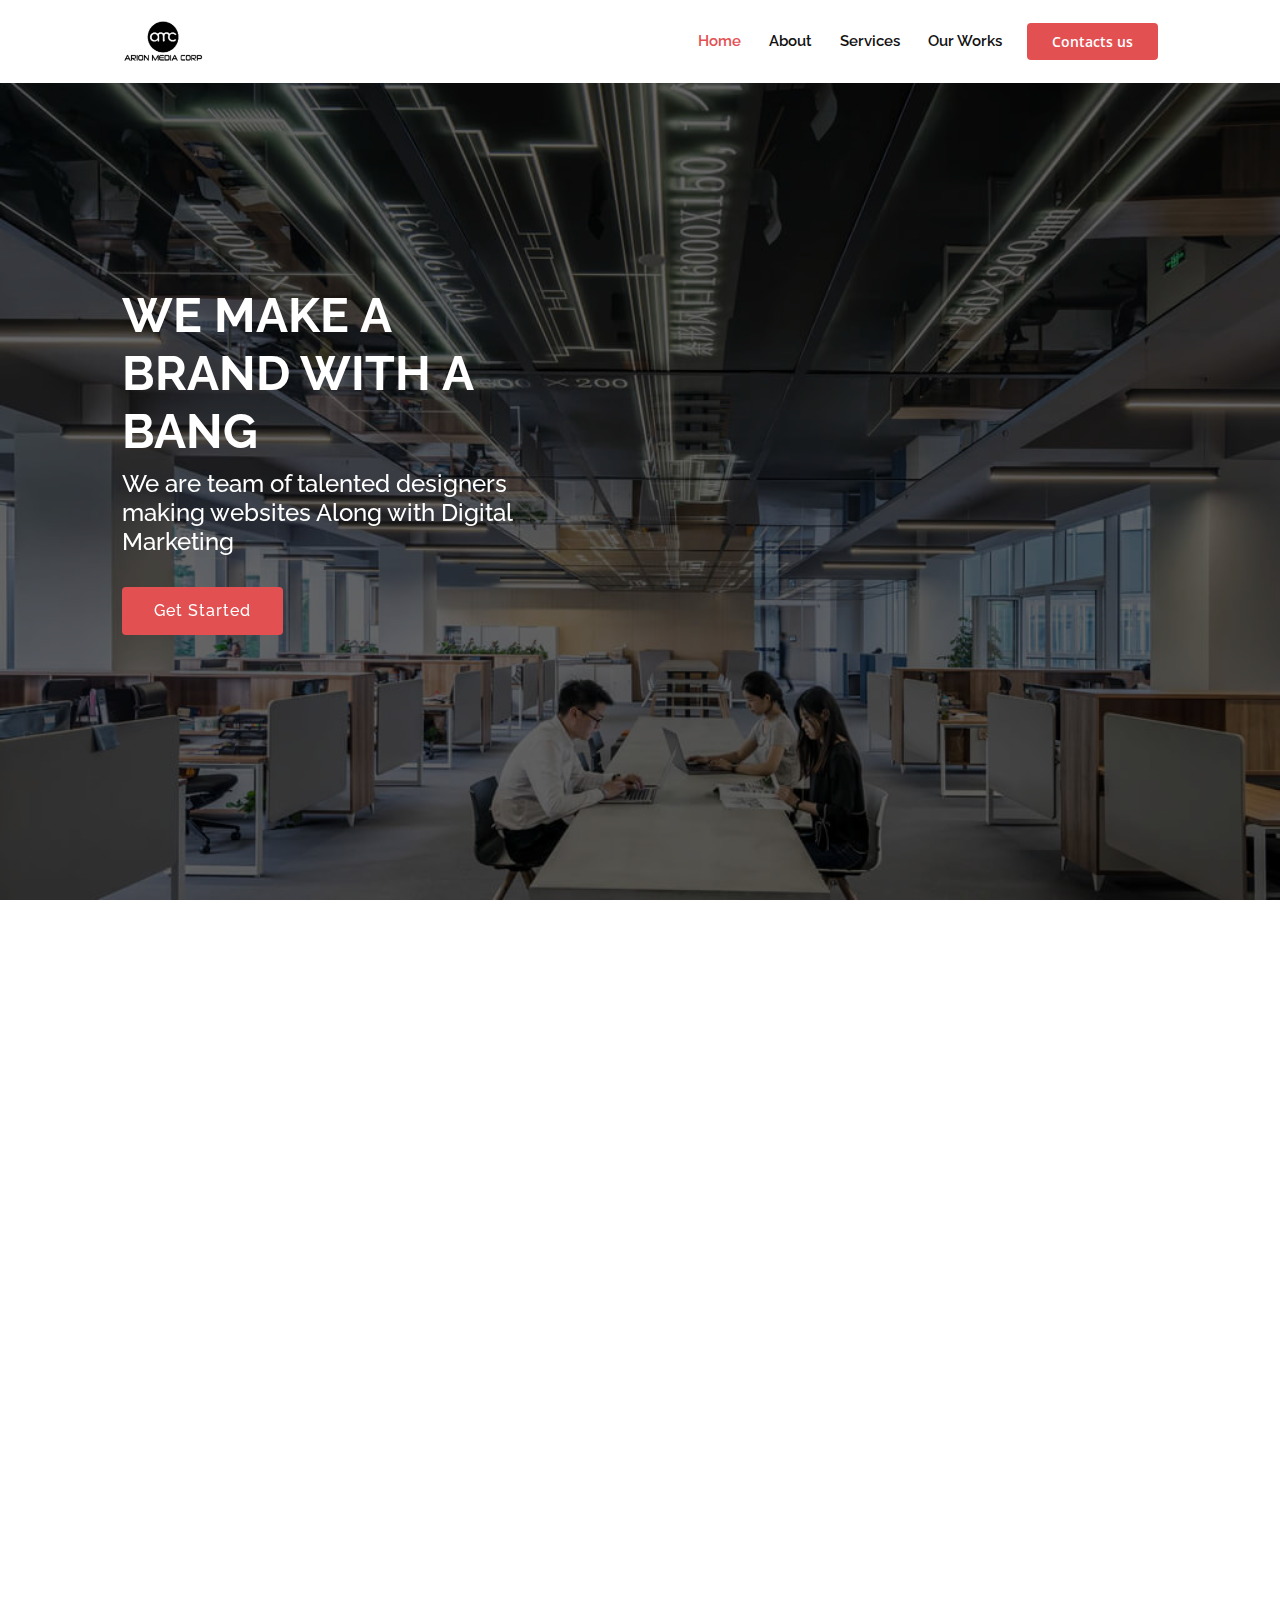
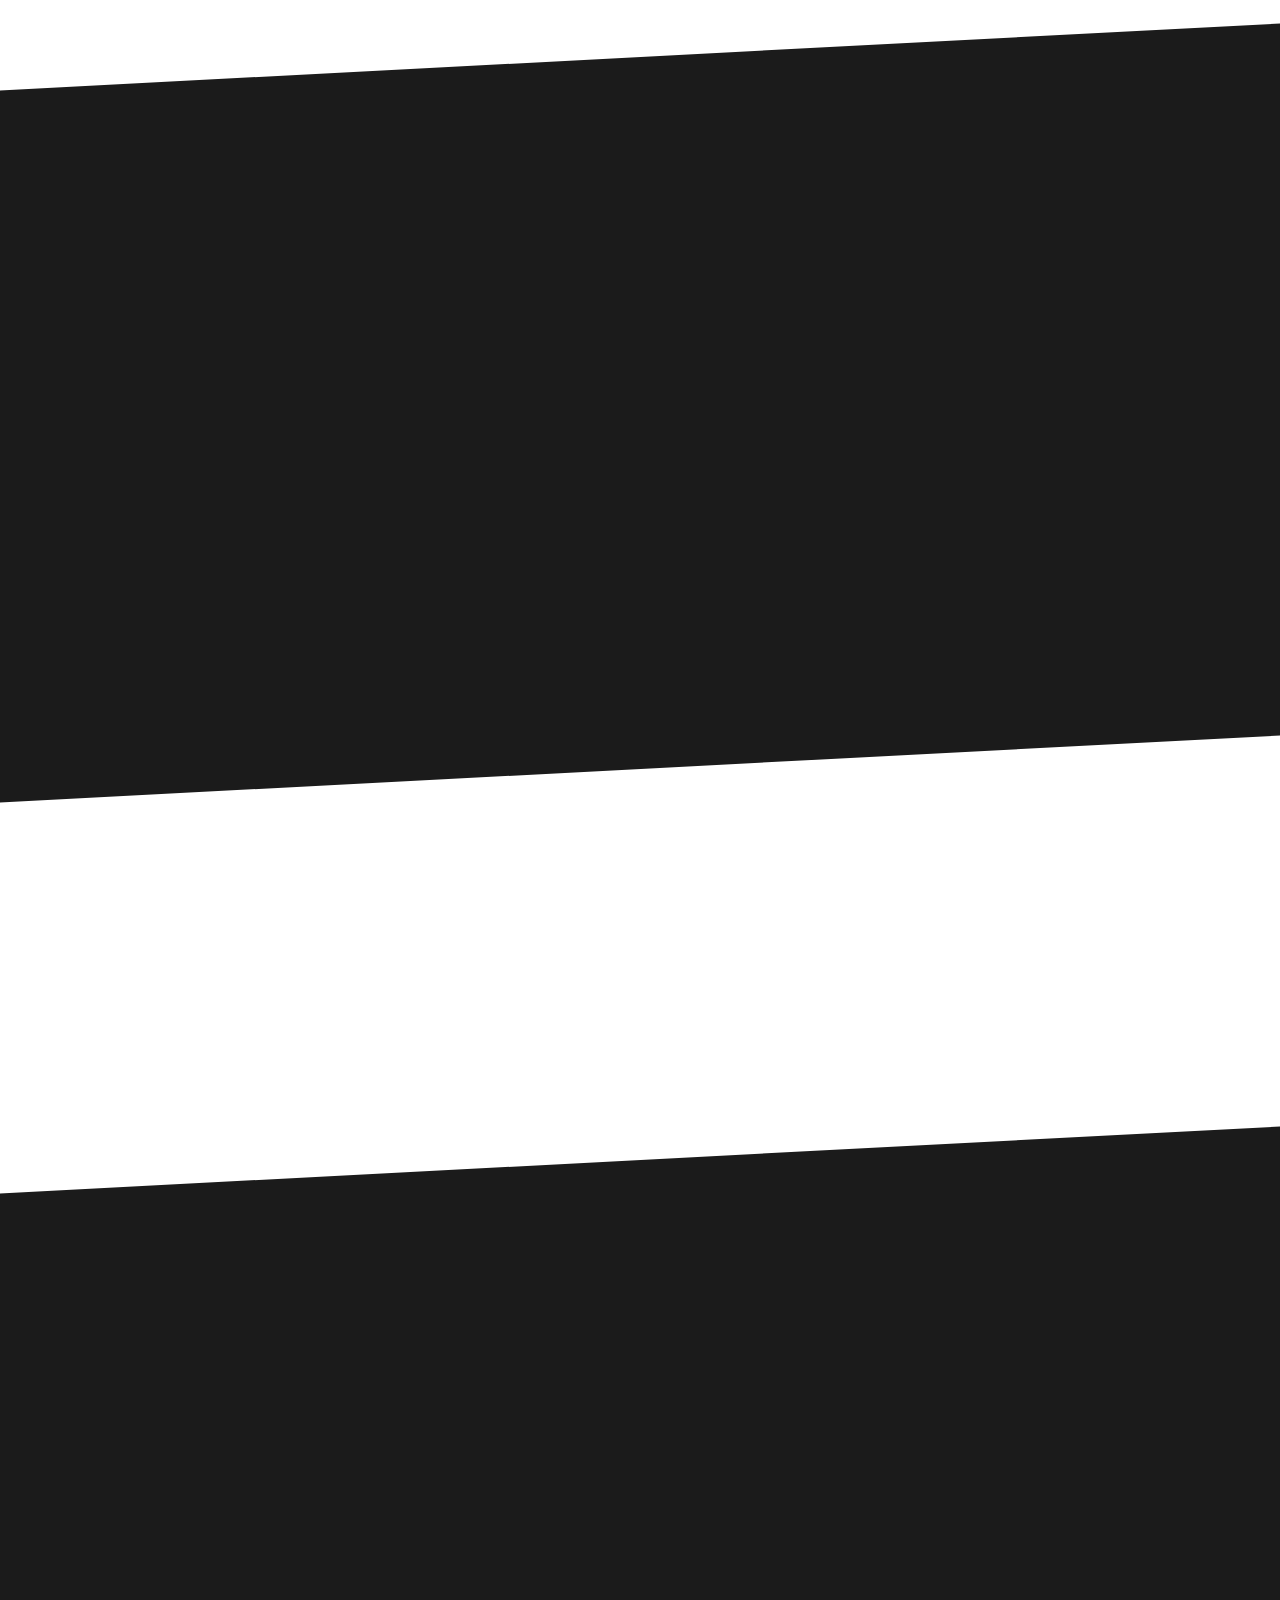
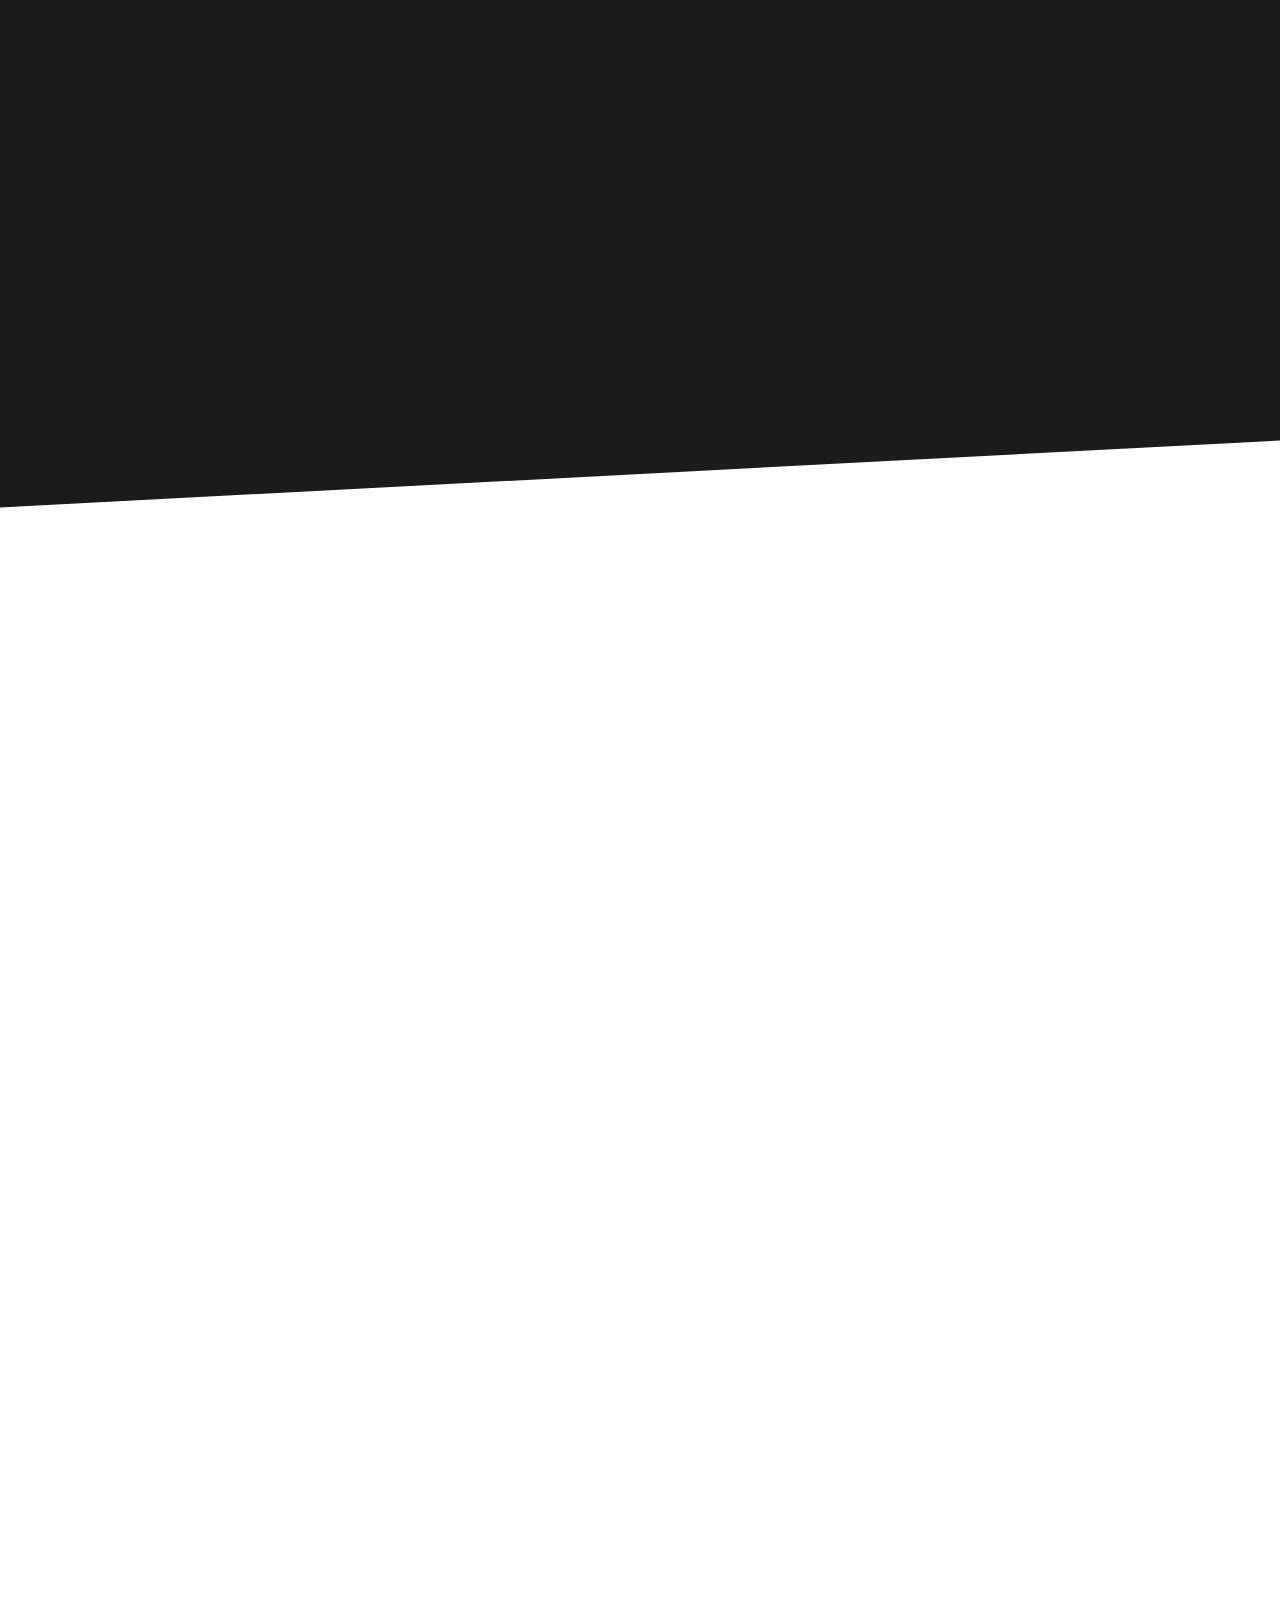
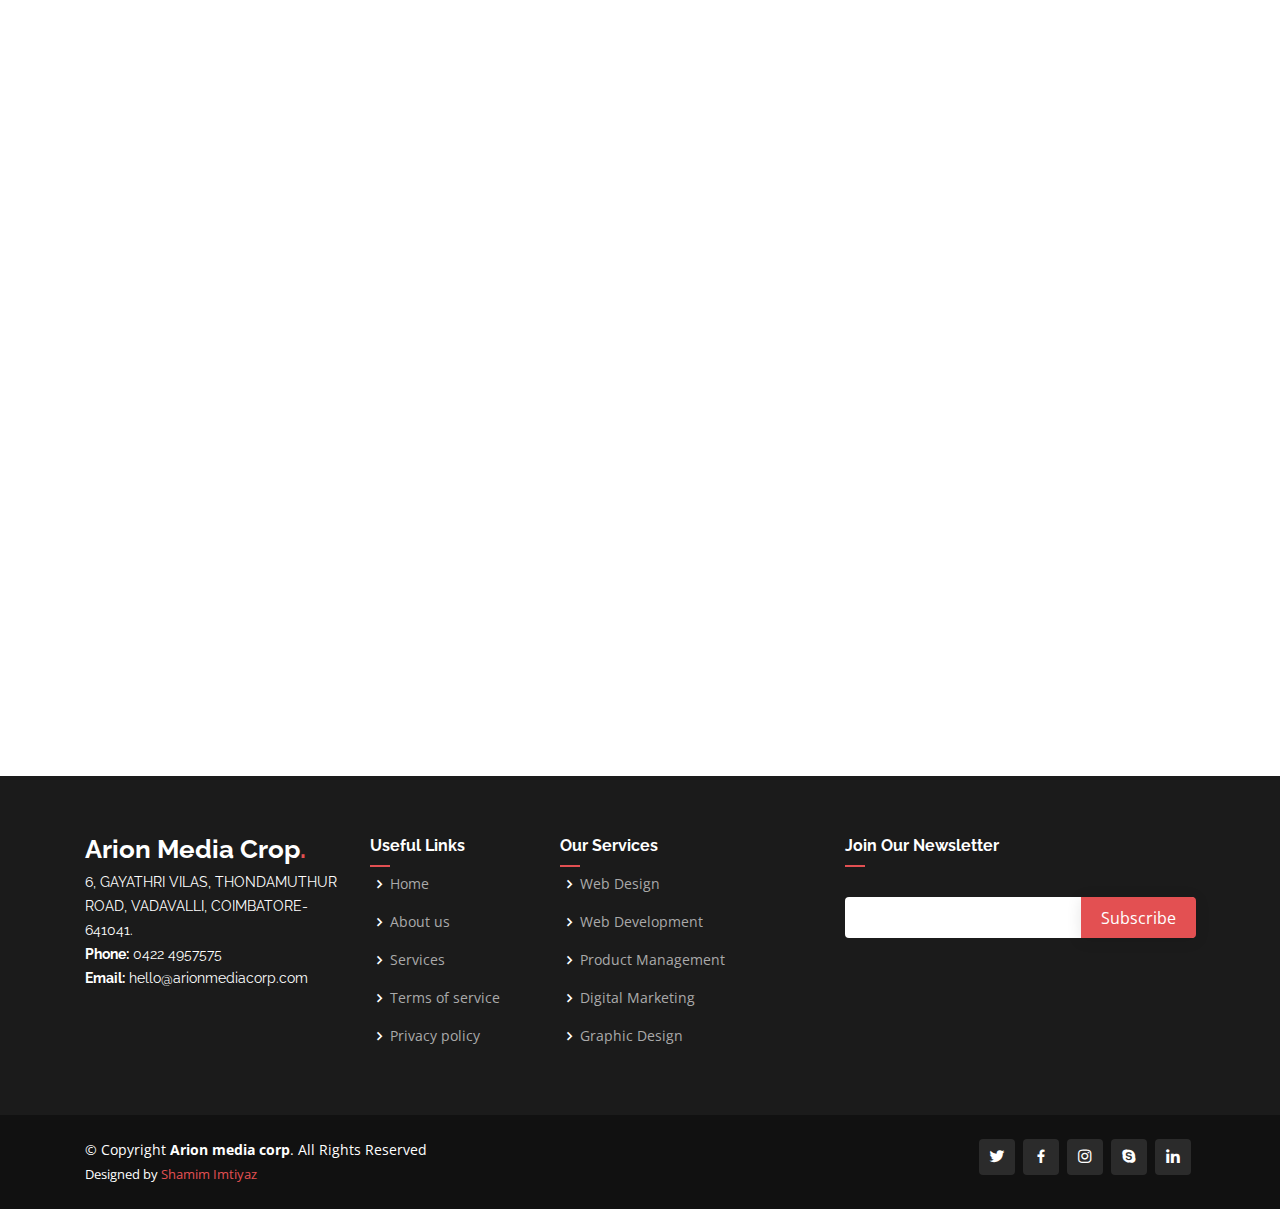
<file: About/index.html>
<!DOCTYPE html>
<html lang="en">

<head>
  <meta charset="utf-8">
  <meta content="width=device-width, initial-scale=1.0" name="viewport">

  <title>arionmediacorp.com</title>
  <meta content="" name="description">
  <meta content="" name="keywords">

  <!-- Favicons -->
  <link href="assets/img/logo.svg" rel="icon">
  <link href="assets/img/logo.svg" rel="apple-touch-icon">

  <!-- Google Fonts -->
  <link href="https://fonts.googleapis.com/css?family=Open+Sans:300,300i,400,400i,600,600i,700,700i|Raleway:300,300i,400,400i,500,500i,600,600i,700,700i|Poppins:300,300i,400,400i,500,500i,600,600i,700,700i" rel="stylesheet">
<link rel="stylesheet" href="https://cdnjs.cloudflare.com/ajax/libs/font-awesome/4.7.0/css/font-awesome.min.css">
  <!-- Vendor CSS Files -->
  <link href="assets/vendor/bootstrap/css/bootstrap.min.css" rel="stylesheet">
  <link href="assets/vendor/icofont/icofont.min.css" rel="stylesheet">
  <link href="assets/vendor/boxicons/css/boxicons.min.css" rel="stylesheet">
  <link href="assets/vendor/owl.carousel/assets/owl.carousel.min.css" rel="stylesheet">
  <link href="assets/vendor/remixicon/remixicon.css" rel="stylesheet">
  <link href="assets/vendor/venobox/venobox.css" rel="stylesheet">
  <link href="assets/vendor/aos/aos.css" rel="stylesheet">

  <!-- Template Main CSS File -->
  <link href="assets/css/style.css" rel="stylesheet">

  
</head>

<body>

  <!-- ======= Header ======= -->
  <header id="header" class="fixed-top">
    <div class="container-fluid">
      <div class="row justify-content-center">
        <div class="col-xl-10 d-flex align-items-center">
         
          <!-- Uncomment below if you prefer to use an image logo -->
          <a href="index.html" class="logo mr-auto"><img src="assets/img/logo.png" alt=""></a>

          <nav class="nav-menu d-none d-lg-block">
            <ul>
              <li class="active"><a href="#header">Home</a></li>
              <li><a href="#about">About</a></li>
              <li><a href="#services">Services</a></li>
              <li><a href="#portfolio">Our Works</a></li>
            
          
            </ul>
          </nav><!-- .nav-menu -->

          <a href="#contact" class="get-started-btn scrollto">Contacts us</a>
        </div>
      </div>

    </div>
  </header><!-- End Header -->

  <!-- ======= Hero Section ======= -->
  <section id="hero" class="d-flex align-items-center">

    <div class="container-fluid" data-aos="zoom-out" data-aos-delay="100">
      <div class="row justify-content-center">
        <div class="col-xl-10">
          <div class="row">
            <div class="col-xl-5">
              <h1>WE MAKE A BRAND WITH A BANG</h1>
              <h2>We are team of talented designers making websites Along with Digital Marketing</h2>
              <a href="#about" class="btn-get-started scrollto">Get Started</a>
            </div>
          </div>
        </div>
      </div>
    </div>

  </section><!-- End Hero -->

  <main id="main">

   <!-- ======= Tabs Section ======= -->
    <section id="tabs" class="tabs">
      <div class="container" data-aos="fade-up">

        <ul class="nav nav-tabs row d-flex">
          <li class="nav-item col-3">
            <a class="nav-link active show" data-toggle="tab" href="#tab-1">
              <i class="ri-gps-line"></i>
              <h4 class="d-none d-lg-block">Arionmediacorp</h4>
            </a>
          </li>
          <li class="nav-item col-3">
            <a class="nav-link" data-toggle="tab" href="#tab-2">
              <i class="ri-body-scan-line"></i>
              <h4 class="d-none d-lg-block">AD and FLIMS</h4>
            </a>
          </li>
          <li class="nav-item col-3">
            <a class="nav-link" data-toggle="tab" href="#tab-3">
              <i class="ri-sun-line"></i>
              <h4 class="d-none d-lg-block">Digital Marketing and Branding</h4>
            </a>
          </li>
          <li class="nav-item col-3">
            <a class="nav-link" data-toggle="tab" href="#tab-4">
              <i class="ri-store-line"></i>
              <h4 class="d-none d-lg-block">Web Development</h4>
            </a>
          </li>
        </ul>

        <div class="tab-content">
          <div class="tab-pane active show" id="tab-1">
            <div class="row">
              <div class="col-lg-6 order-2 order-lg-1 mt-3 mt-lg-0" data-aos="fade-up" data-aos-delay="100">
                <h3>Arionmediacorp.</h3>
                <p class="font-italic">
                  Arion Media Crop is a reputed hybrid organization of Advertising Films Production house, & Digital Branding with a Media release for the past seven years. It is an elevated view of branding and strategic integration of the brand. We shore up visual aesthetics & enhance the production values. We extend with creative ideas and brand concepts.
                </p>
                <ul>
                  <li><i class="ri-check-double-line"></i> AD FLIM & MEDIA.</li>
                  <li><i class="ri-check-double-line"></i> Digital Marketing and Branding.</li>
                  <li><i class="ri-check-double-line"></i>Design and web development<li>
                <p>
                 Our focus is to provide smart, inexpensive media planning and branding for our clients that effectively reach the total targeted market. We use powerful research tools to attain our client message to the right audience at the right time for better progress in media and digital marketing.
                </p>
              </div>
              <div class="col-lg-6 order-1 order-lg-2 text-center" data-aos="fade-up" data-aos-delay="200">
                <img src="assets/img/tabs-1.jpg" alt="" class="img-fluid">
              </div>
            </div>
          </div>
          <div class="tab-pane" id="tab-2">
            <div class="row">
              <div class="col-lg-6 order-2 order-lg-1 mt-3 mt-lg-0">
                <h3>Ad and Flims</h3>
                <p>
                  Ad films are a creative way of reaching out to the audience with your product without barraging them with loads of information. At the same time, they are an all-in-one social media marketing tool which helps to improve your brand's visibility and sales.
                </p>
                <p class="font-italic">
                 Here are key people that you would most likely come across during corporate video production.
                </p>
                <ul>
                  <li><i class="ri-check-double-line"></i> Bumper Ads: There are 6 secs commercials for wide brand reachability..</li>
                  <li><i class="ri-check-double-line"></i> Demo Ads: The Ads for technology related products that shows the demo of their product.</li>
                  <li><i class="ri-check-double-line"></i> Parody format of popular media visuals: Visuals using the borrowed format from popular jingles/songs etc.</li>
                  <li><i class="ri-check-double-line"></i> Emotional Ad Campaigns: The Ad campaigns that will emotionally connect to customers.</li>
                </ul>
              </div>
              <div class="col-lg-6 order-1 order-lg-2 text-center">
                <img src="assets/img/tabs-2.jpg" alt="" class="img-fluid">
              </div>
            </div>
          </div>
          <div class="tab-pane" id="tab-3">
            <div class="row">
              <div class="col-lg-6 order-2 order-lg-1 mt-3 mt-lg-0">
                <h3>Digital Marketing and Branding</h3>
                <p>
				Digital marketing is the act of promoting and selling products and services by leveraging online marketing tactics such as social media marketing, search marketing, and email marketing. When you get down to it, digital marketing is simply marketing.
                  </p>
                <ul>
                  <li><i class="ri-check-double-line"></i> Search Engine Optimization (SEO).</li>
                  <li><i class="ri-check-double-line"></i> Pay-per-Click (PPC).</li>
                  <li><i class="ri-check-double-line"></i> Social Media Marketing.</li>
				   <li><i class="ri-check-double-line"></i> Content Marketing.</li>
				    <li><i class="ri-check-double-line"></i>Email Marketing.</li>
					
                </ul>
                <p class="font-italic">
                  Paid Advertising, Search Engine Campaigns, Display Network Campaigns And Remarketing. Increase Leads & Sales With Marketing Strategies From India's Leading Consultant.
               
                </p>
              </div>
              <div class="col-lg-6 order-1 order-lg-2 text-center">
                <img src="assets/img/tab-3.jpg" alt="" class="img-fluid">
              </div>
            </div>
          </div>
          <div class="tab-pane" id="tab-4">
            <div class="row">
              <div class="col-lg-6 order-2 order-lg-1 mt-3 mt-lg-0">
                <h3>Design and web development</h3>
                <p>
                  Get the best website for your business, products and services with trending features. We do customization and website revamping in a cost efficient manner.
				
                </p>
                <p class="font-italic">
                   We let your products reach a wider audience. Kick start your online business with the best performing E-commerce website
                </p>
                <ul>
                  
                  <li><i class="ri-check-double-line"></i>  E-commerce website.</li>
                  <li><i class="ri-check-double-line"></i> WordPress Website.</li>
                  <li><i class="ri-check-double-line"></i> Web application.</li>
                </ul>
              </div>
              <div class="col-lg-6 order-1 order-lg-2 text-center">
                <img src="assets/img/tabs-4.jpg" alt="" class="img-fluid">
              </div>
            </div>
          </div>
        </div>

      </div>
    </section><!-- End Tabs Section -->


    <!-- ======= About Section ======= -->
    <section id="about" class="about section-bg">
      <div class="container" data-aos="fade-up">

        <div class="row no-gutters">
          <div class="content col-xl-5 d-flex align-items-stretch">
            <div class="content">
              <h3>We ruminate and Create digital assert brands
to spark ideas.
We hope we’re pronouncing that correctly</h3>
              <p>
                Arion Media Crop is a reputed hybrid organization of Advertising Films Production house, & Digital Branding with a Media release for the past seven years. It is an elevated view of branding and strategic integration of the brand. We shore up visual aesthetics & enhance the production values. We extend with creative ideas and brand concepts.
              </p>
              <a href="#" class="about-btn"><span>About us</span> <i class="bx bx-chevron-right"></i></a>
            </div>
          </div>
          <div class="col-xl-7 d-flex align-items-stretch">
            <div class="icon-boxes d-flex flex-column justify-content-center">
              <div class="row">
                <div class="col-md-6 icon-box" data-aos="fade-up" data-aos-delay="100">
                  <i class="bx bx-receipt"></i>
                  <h4>UNDERSTAND BUSINESS</h4>
                  <p>We listen, what you would like to attain and plan how we get you there.</p>
                </div>
                <div class="col-md-6 icon-box" data-aos="fade-up" data-aos-delay="200">
                  <i class="bx bx-cube-alt"></i>
                  <h4>QUALITY - SECURED STANDARD</h4>
                  <p>We are evolving and adapting to continually emerging best standards

</p>
                </div>
                <div class="col-md-6 icon-box" data-aos="fade-up" data-aos-delay="300">
                  <i class="bx bx-images"></i>
                  
				  
				   <h4>DONE IT BEFORE- EXPERIENCES.</h4>
                  <p>Our experience, together with our creativeness will help your project a great success.</p>
                </div>
                <div class="col-md-6 icon-box" data-aos="fade-up" data-aos-delay="400">
                  <i class="bx bx-shield"></i>
                 <h4>LIKE TO TALK - ESCALATION.</h4>
                  <p>We are just a call away, anytime!</p>
                </div>
              </div>
            </div><!-- End .content-->
          </div>
        </div>

      </div>
    </section><!-- End About Section -->

    <!-- ======= Counts Section ======= -->
    <section id="counts" class="counts">
      <div class="container" data-aos="fade-up">

        <div class="row">

          <div class="col-lg-3 col-md-6">
            <div class="count-box">
              <i class="icofont-simple-smile"></i>
              <span data-toggle="counter-up">6000</span>
              <p>Happy Clients</p>
            </div>
          </div>

          <div class="col-lg-3 col-md-6 mt-5 mt-md-0">
            <div class="count-box">
              <i class="icofont-document-folder"></i>
              <span data-toggle="counter-up">1000</span>
              <p>Projects</p>
            </div>
          </div>

          <div class="col-lg-3 col-md-6 mt-5 mt-lg-0">
            <div class="count-box">
              <i class="icofont-live-support"></i>
              <span data-toggle="counter-up">100000</span>
              <p>Hours Of Support</p>
            </div>
          </div>

          <div class="col-lg-3 col-md-6 mt-5 mt-lg-0">
            <div class="count-box">
              <i class="icofont-users-alt-5"></i>
              <span data-toggle="counter-up">600</span>
              <p>Hard Workers</p>
            </div>
          </div>

        </div>

      </div>
    </section><!-- End Counts Section -->

    
    <!-- ======= Services Section ======= -->
    <section id="services" class="services section-bg ">
      <div class="container" data-aos="fade-up">

        <div class="section-title">
          <h2>Services</h2>
          <p>Digital Is the New Normal. Let the best minds work for you.</p>
        </div>

        <div class="row">
          <div class="col-md-6">
            <div class="icon-box" data-aos="fade-up" data-aos-delay="100">
              <i class="icofont-computer"></i>
              <h4><a href="#">Web Design</a></h4>
              <p>  We offer services like web design, web development and WordPress development. We follow the best coding standards and all our websites will be fully responsive. </p>
            </div>
          </div>
          <div class="col-md-6 mt-4 mt-md-0">
            <div class="icon-box" data-aos="fade-up" data-aos-delay="200">
              <i class="icofont-chart-bar-graph"></i>
              <h4><a href="#">Digital Marketing</a></h4>
              <p>We can improve your presence in the digital world and skyrocket your online reputation. We offer services like SEO, SEM, SMO and Content Marketing.</p>
            </div>
          </div>
          <div class="col-md-6 mt-4 mt-md-0">
            <div class="icon-box" data-aos="fade-up" data-aos-delay="300">
              <i class="icofont-image"></i>
              <h4><a href="#">UI/UX Design</a></h4>
              <p>User interface design or user interface engineering is the design of user interfaces for machines and software, such as computers, home appliances, mobile devices, and other electronic devices, with the focus on maximizing usability and the user experience.</p>
            </div>
          </div>
          <div class="col-md-6 mt-4 mt-md-0">
            <div class="icon-box" data-aos="fade-up" data-aos-delay="400">
              <i class="icofont-settings"></i>
              <h4><a href="#">Mobile application</a></h4>
              <p>We can build custom, agile and scalable application according to your requirements. We can develop mobile applications for both iOS and Android platforms.</p>
            </div>
          </div>
          <div class="col-md-6 mt-4 mt-md-0">
            <div class="icon-box" data-aos="fade-up" data-aos-delay="500">
              <i class="icofont-earth"></i>
              <h4><a href="#">Web development</a></h4>
              <p> We develop web applications like ERP, CRM, HRM and <br>E-Commerce applications according to our client's requirements. </p>
            </div>
          </div>
          <div class="col-md-6 mt-4 mt-md-0">
            <div class="icon-box" data-aos="fade-up" data-aos-delay="600">
              <i class="icofont-tasks-alt"></i>
              <h4><a href="#">Product Design</a></h4>
              <p>Product design describes the process of imagining, creating, and iterating products that solve users' problems or address specific needs in a given market.</p>
            </div>
          </div>
        </div>

      </div>
    </section><!-- End Services Section -->

    <!-- ======= Portfolio Section ======= -->
    <section id="portfolio" class="portfolio">
      <div class="container" data-aos="fade-up">

        <div class="section-title">
          <h2>Our Works</h2>
          <p> We are passionate DevOps stalwarts, building and deploying enterprise software products for our group companies. Our specialization is all about merging the best tools and trends with our multi-disciplinary approach to augment your digital expertise, accelerate your ROI and deliver great customer experience..</p>
        </div>

        <div class="row" data-aos="fade-up" data-aos-delay="100">
          <div class="col-lg-12 d-flex justify-content-center">
            <ul id="portfolio-flters">
              <li data-filter="*" class="filter-active">Arion Media Corp</li>
              
            </ul>
          </div>
        </div>

        <div class="row portfolio-container" data-aos="fade-up" data-aos-delay="200">

          <div class="col-lg-4 col-md-6 portfolio-item .">
            <div class="portfolio-wrap">
              <img src="assets/img/portfolio/sudha.png" class="img-fluid" alt="">
              <div class="portfolio-info">
                <h4>Sudha Hospital</h4>
                <p>Sudha</p>
                <div class="portfolio-links">
                  <a href="assets/img/portfolio/sudha.png" data-gall="portfolioGallery" class="venobox" title="Sutha"><i class="bx bx-plus"></i></a>
                  <a href="portfolio-details.html" title="More Details"><i class="bx bx-link"></i></a>
                </div>
              </div>
            </div>
          </div>

          <div class="col-lg-4 col-md-6 portfolio-item filter-web">
            <div class="portfolio-wrap">
              <img src="assets/img/portfolio/taleoftwo.png" class="img-fluid" alt="">
              <div class="portfolio-info">
                <h4>taleoftwo</h4>
                <p>Website</p>
                <div class="portfolio-links">
                  <a href="assets/img/portfolio/taleoftwo.png" data-gall="portfolioGallery" class="venobox" title="taleoftwo"><i class="bx bx-plus"></i></a>
                  <a href="portfolio-details.html" title="More Details"><i class="bx bx-link"></i></a>
                </div>
              </div>
            </div>
          </div>

          <div class="col-lg-4 col-md-6 portfolio-item .">
            <div class="portfolio-wrap">
              <img src="assets/img/portfolio/udhaya.png" class="img-fluid" alt="">
              <div class="portfolio-info">
                <h4>Udhaya</h4>
                <p>Udhaya</p>
                <div class="portfolio-links">
                  <a href="assets/img/portfolio/udhaya.png" data-gall="portfolioGallery" class="venobox" title="udhaya"><i class="bx bx-plus"></i></a>
                  <a href="portfolio-details.html" title="More Details"><i class="bx bx-link"></i></a>
                </div>
              </div>
            </div>
          </div>

          <div class="col-lg-4 col-md-6 portfolio-item filter-card">
            <div class="portfolio-wrap">
              <img src="assets/img/portfolio/spine.png" class="img-fluid" alt="">
              <div class="portfolio-info">
                <h4>Spine</h4>
                <p>	Website</p>
                <div class="portfolio-links">
                  <a href="assets/img/portfolio/spine.png" data-gall="portfolioGallery" class="venobox" title="spine"><i class="bx bx-plus"></i></a>
                  <a href="portfolio-details.html" title="More Details"><i class="bx bx-link"></i></a>
                </div>
              </div>
            </div>
          </div>

          <div class="col-lg-4 col-md-6 portfolio-item filter-web">
            <div class="portfolio-wrap">
              <img src="assets/img/portfolio/daksha.png" class="img-fluid" alt="">
              <div class="portfolio-info">
                <h4>Daksha</h4>
                <p>Website</p>
                <div class="portfolio-links">
                  <a href="assets/img/portfolio/daksha.png" data-gall="portfolioGallery" class="venobox" title=""><i class="bx bx-plus"></i></a>
                  <a href="portfolio-details.html" title="More Details"><i class="bx bx-link"></i></a>
                </div>
              </div>
            </div>
          </div>

          <div class="col-lg-4 col-md-6 portfolio-item .">
            <div class="portfolio-wrap">
              <img src="assets/img/portfolio/draft.png" class="img-fluid" alt="draft">
              <div class="portfolio-info">
                <h4>Draft crafts</h4>
                <p>Draft Crafts</p>
                <div class="portfolio-links">
                  <a href="assets/img/portfolio/draft.png" data-gall="portfolioGallery" class="venobox" title="draft"><i class="bx bx-plus"></i></a>
                  <a href="portfolio-details.html" title="More Details"><i class="bx bx-link"></i></a>
                </div>
              </div>
            </div>
          </div>

          

        </div>

      </div>
    </section><!-- End Portfolio Section -->

   
  

    <!-- ======= Contact Section ======= -->
    <section id="contact" class="contact">
      <div class="container" data-aos="fade-up">

        <div class="section-title">
          <h2>Contact</h2>
</div>

        <div class="row" data-aos="fade-up" data-aos-delay="100">

          <div class="col-lg-6">

            <div class="row">
              <div class="col-md-12">
                <div class="info-box">
                  <i class="fa fa-map-marker"></i>
                  <h3>Our Address</h3>
                  <p>6, GAYATHRI VILAS, THONDAMUTHUR ROAD, VADAVALLI, COIMBATORE-641041.</p>
                </div>
              </div>
              <div class="col-md-6">
                <div class="info-box mt-4">
                  <i class="bx bx-envelope"></i>
                  <h3>Email Us</h3>
                  <p>hello@arionmediacorp.com<br>imtiyazshamim@gmail.com</p>
                </div>
              </div>
              <div class="col-md-6">
                <div class="info-box mt-4">
                  <i class="bx bx-phone-call"></i>
                  <h3>Call Us</h3>
                  <p>0422 4957575<br>+91 99528 28633</p>
                </div>
              </div>
            </div>

          </div>

          <div class="col-lg-6">
            <form action="forms/contact.php" method="post" role="form" class="php-email-form">
              <div class="form-row">
                <div class="col form-group">
                  <input type="text" name="name" class="form-control" id="name" placeholder="Your Name" data-rule="minlen:4" data-msg="Please enter at least 4 chars" />
                  <div class="validate"></div>
                </div>
                <div class="col form-group">
                  <input type="email" class="form-control" name="email" id="email" placeholder="Your Email" data-rule="email" data-msg="Please enter a valid email" />
                  <div class="validate"></div>
                </div>
              </div>
              <div class="form-group">
                <input type="text" class="form-control" name="subject" id="subject" placeholder="Subject" data-rule="minlen:4" data-msg="Please enter at least 8 chars of subject" />
                <div class="validate"></div>
              </div>
              <div class="form-group">
                <textarea class="form-control" name="message" rows="5" data-rule="required" data-msg="Please write something for us" placeholder="Message"></textarea>
                <div class="validate"></div>
              </div>
              <div class="mb-3">
                <div class="loading">Loading</div>
                <div class="error-message"></div>
                <div class="sent-message">Your message has been sent. Thank you!</div>
              </div>
              <div class="text-center"><button type="submit">Send Message</button></div>
            </form>
          </div>

        </div>

      </div>
    </section><!-- End Contact Section -->

  </main><!-- End #main -->

  <!-- ======= Footer ======= -->
  <footer id="footer">

    <div class="footer-top">
      <div class="container">
        <div class="row">

           <div class="col-lg-3 col-md-6 footer-contact">
            <h3>Arion Media Crop<span>.</span></h3>
            <p>
              6, GAYATHRI VILAS, THONDAMUTHUR ROAD, VADAVALLI, COIMBATORE-641041.<br>
              <strong>Phone:</strong> 0422 4957575<br>
              <strong>Email:</strong> hello@arionmediacorp.com<br>
            </p>
          </div>
          <div class="col-lg-2 col-md-6 footer-links">
            <h4>Useful Links</h4>
            <ul>
              <li><i class="bx bx-chevron-right"></i> <a href="#">Home</a></li>
              <li><i class="bx bx-chevron-right"></i> <a href="#">About us</a></li>
              <li><i class="bx bx-chevron-right"></i> <a href="#">Services</a></li>
              <li><i class="bx bx-chevron-right"></i> <a href="#">Terms of service</a></li>
              <li><i class="bx bx-chevron-right"></i> <a href="#">Privacy policy</a></li>
            </ul>
          </div>

          <div class="col-lg-3 col-md-6 footer-links">
            <h4>Our Services</h4>
            <ul>
              <li><i class="bx bx-chevron-right"></i> <a href="#">Web Design</a></li>
              <li><i class="bx bx-chevron-right"></i> <a href="#">Web Development</a></li>
              <li><i class="bx bx-chevron-right"></i> <a href="#">Product Management</a></li>
              <li><i class="bx bx-chevron-right"></i> <a href="#">Digital Marketing</a></li>
              <li><i class="bx bx-chevron-right"></i> <a href="#">Graphic Design</a></li>
            </ul>
          </div>

          <div class="col-lg-4 col-md-6 footer-newsletter">
            <h4>Join Our Newsletter</h4>
          
            <form action="" method="post">
              <input type="email" name="email"><input type="submit" value="Subscribe">
            </form>
          </div>

        </div>
      </div>
    </div>

    <div class="container d-md-flex py-4">

      <div class="mr-md-auto text-center text-md-left">
        <div class="copyright">
          &copy; Copyright <strong><span>Arion media corp</span></strong>. All Rights Reserved
        </div>
               <!--SMS-->

        <div class="credits">
          Designed by <a href="https://www.linkedin.com/in/shamim-imtiyaz-11a3406b/">Shamim Imtiyaz</a>
        </div>
      </div>
      <div class="social-links text-center text-md-right pt-3 pt-md-0">
        <a href="#" class="twitter"><i class="bx bxl-twitter"></i></a>
        <a href="#" class="facebook"><i class="bx bxl-facebook"></i></a>
        <a href="#" class="instagram"><i class="bx bxl-instagram"></i></a>
        <a href="#" class="google-plus"><i class="bx bxl-skype"></i></a>
        <a href="#" class="linkedin"><i class="bx bxl-linkedin"></i></a>
      </div>
    </div>
  </footer><!-- End Footer -->

  <a href="#" class="back-to-top"><i class="icofont-simple-up"></i></a>

  <!-- Vendor JS Files -->
  <script src="assets/vendor/jquery/jquery.min.js"></script>
  <script src="assets/vendor/bootstrap/js/bootstrap.bundle.min.js"></script>
  <script src="assets/vendor/jquery.easing/jquery.easing.min.js"></script>
  <script src="assets/vendor/php-email-form/validate.js"></script>
  <script src="assets/vendor/owl.carousel/owl.carousel.min.js"></script>
  <script src="assets/vendor/waypoints/jquery.waypoints.min.js"></script>
  <script src="assets/vendor/counterup/counterup.min.js"></script>
  <script src="assets/vendor/isotope-layout/isotope.pkgd.min.js"></script>
  <script src="assets/vendor/venobox/venobox.min.js"></script>
  <script src="assets/vendor/aos/aos.js"></script>

  <!-- Template Main JS File -->
  <script src="assets/js/main.js"></script>

</body>

</html>
</file>
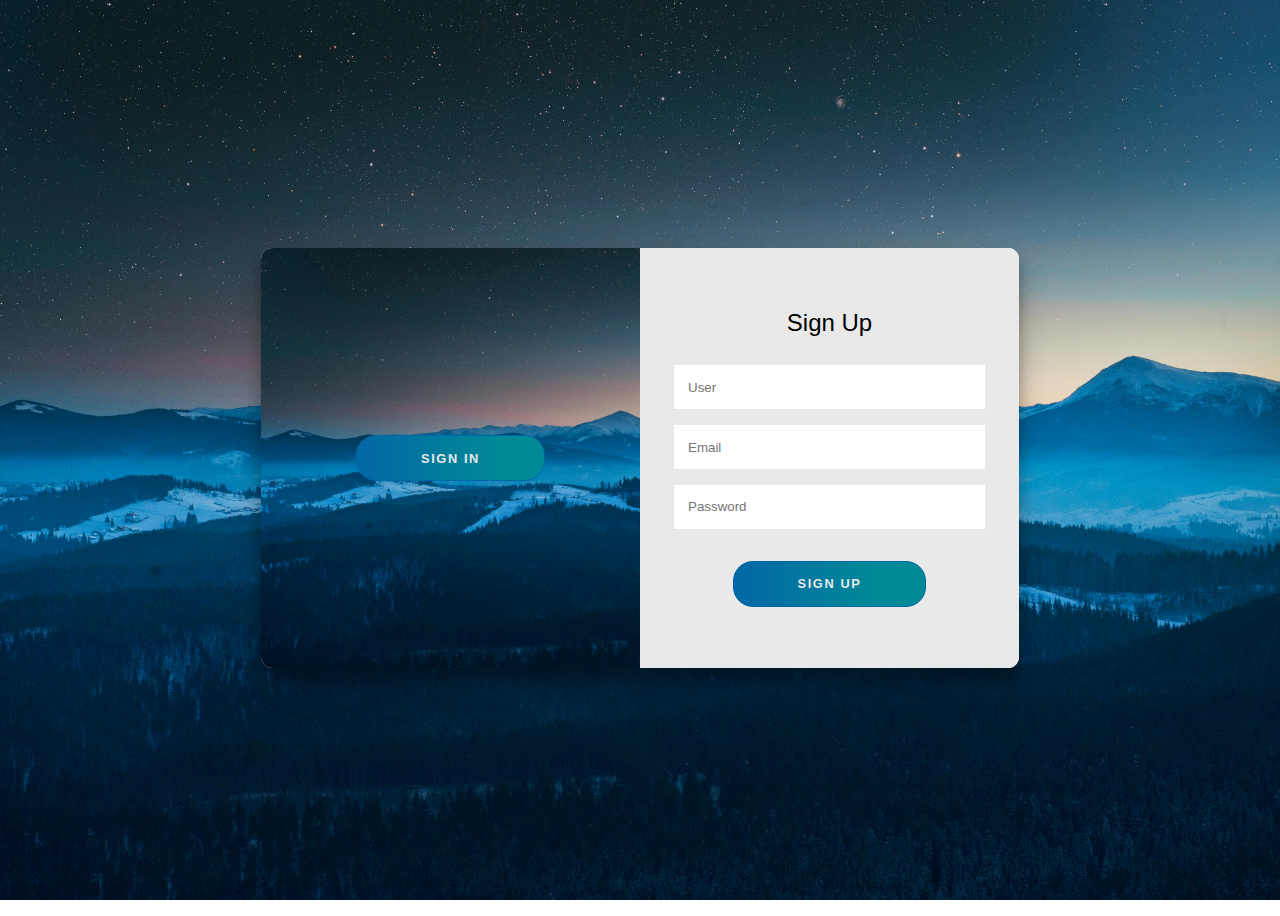
<file: Sign up/index.html>
<!DOCTYPE html>
<html lang="en">
<head>
    <meta charset="UTF-8">
    <meta name="viewport" content="width=device-width, initial-scale=1.0">
    <link rel="stylesheet" href="style.css">
    <script defer src="main.js"></script>
    <title>Document</title>
</head>
<body>
    <div class="container right-panel-active">
        <!-- Sign Up -->
        <div class="container__form container--signup">
            <form action="#" class="form" id="form1">
                <h2 class="form__title">Sign Up</h2>
                <input type="text" placeholder="User" class="input" />
                <input type="email" placeholder="Email" class="input" />
                <input type="password" placeholder="Password" class="input" />
                <button class="btn">Sign Up</button>
            </form>
        </div>
    
        <!-- Sign In -->
        <div class="container__form container--signin">
            <form action="#" class="form" id="form2">
                <h2 class="form__title">Sign In</h2>
                <input type="email" placeholder="Email" class="input" />
                <input type="password" placeholder="Password" class="input" />
                <a href="#" class="link">Forgot your password?</a>
                <button class="btn">Sign In</button>
            </form>
        </div>
    
        <!-- Overlay -->
        <div class="container__overlay">
            <div class="overlay">
                <div class="overlay__panel overlay--left">
                    <button class="btn" id="signIn">Sign In</button>
                </div>
                <div class="overlay__panel overlay--right">
                    <button class="btn" id="signUp">Sign Up</button>
                </div>
            </div>
        </div>
    </div>
</body>
</html>
</file>
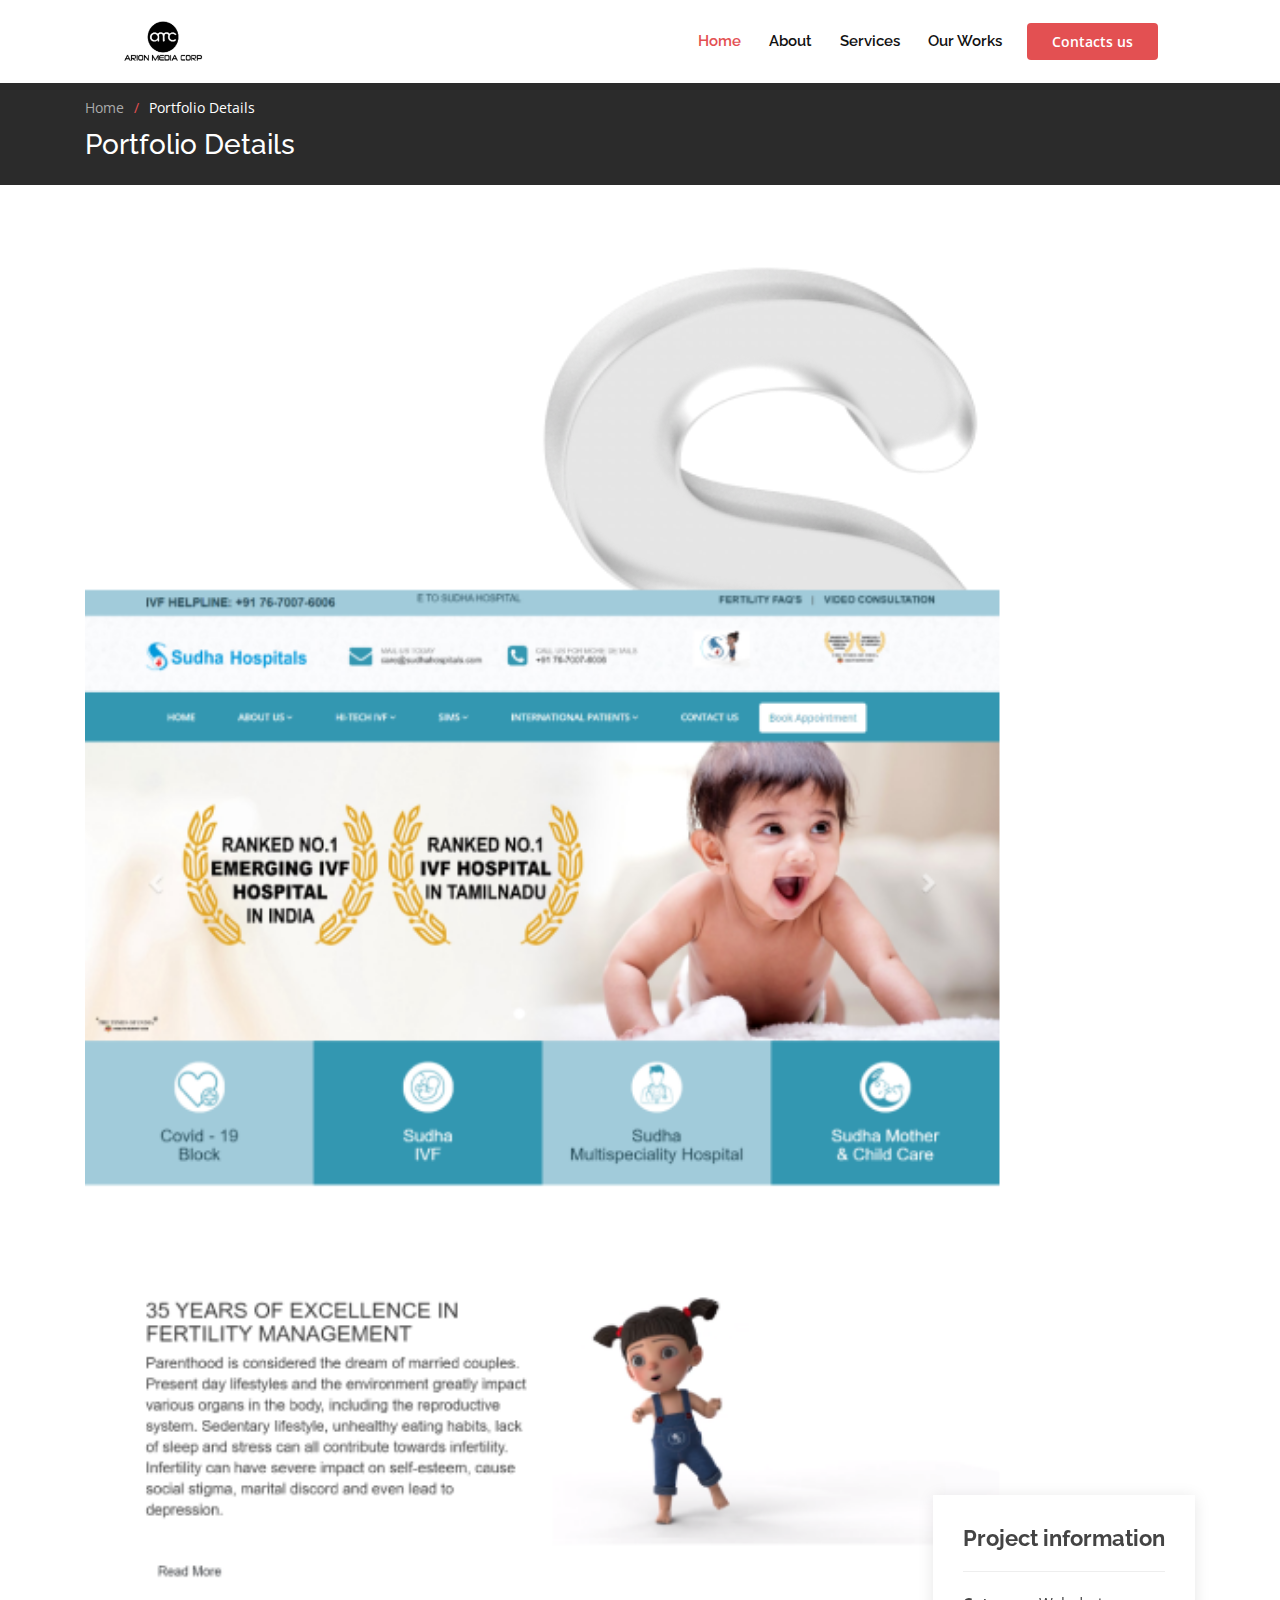
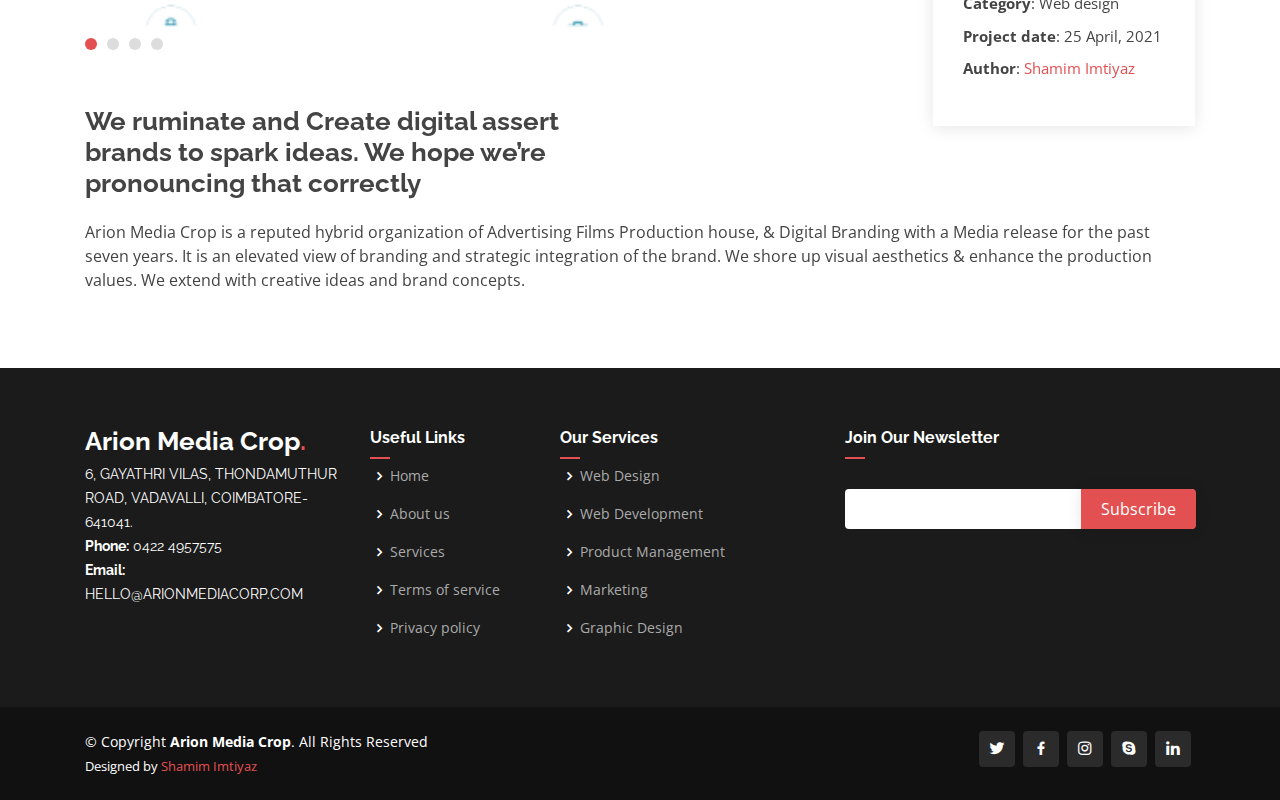
<file: About/portfolio-details.html>
<!DOCTYPE html>
<html lang="en">

<head>
  <meta charset="utf-8">
  <meta content="width=device-width, initial-scale=1.0" name="viewport">

  <title>Portfolio Details </title>
  <meta content="" name="description">
  <meta content="" name="keywords">

  <!-- Favicons -->
  <link href="assets/img/favicon.png" rel="icon">
  <link href="assets/img/apple-touch-icon.png" rel="apple-touch-icon">

  <!-- Google Fonts -->
  <link href="https://fonts.googleapis.com/css?family=Open+Sans:300,300i,400,400i,600,600i,700,700i|Raleway:300,300i,400,400i,500,500i,600,600i,700,700i|Poppins:300,300i,400,400i,500,500i,600,600i,700,700i" rel="stylesheet">

  <!-- Vendor CSS Files -->
  <link href="assets/vendor/bootstrap/css/bootstrap.min.css" rel="stylesheet">
  <link href="assets/vendor/icofont/icofont.min.css" rel="stylesheet">
  <link href="assets/vendor/boxicons/css/boxicons.min.css" rel="stylesheet">
  <link href="assets/vendor/owl.carousel/assets/owl.carousel.min.css" rel="stylesheet">
  <link href="assets/vendor/remixicon/remixicon.css" rel="stylesheet">
  <link href="assets/vendor/venobox/venobox.css" rel="stylesheet">
  <link href="assets/vendor/aos/aos.css" rel="stylesheet">

  <!-- Template Main CSS File -->
  <link href="assets/css/style.css" rel="stylesheet">

 
</head>

<body>
<!-- ======= Header ======= -->
  <header id="header" class="fixed-top">
    <div class="container-fluid">
      <div class="row justify-content-center">
        <div class="col-xl-10 d-flex align-items-center">
         
          <!-- Uncomment below if you prefer to use an image logo -->
          <a href="index.html" class="logo mr-auto"><img src="assets/img/logo.png" alt=""></a>

          <nav class="nav-menu d-none d-lg-block">
            <ul>
              <li class="active"><a href="#header">Home</a></li>
              <li><a href="index.html">About</a></li>
              <li><a href="index.html">Services</a></li>
              <li><a href="index.html">Our Works</a></li>
            
          
            </ul>
          </nav><!-- .nav-menu -->

          <a href="index.html" class="get-started-btn scrollto">Contacts us</a>
        </div>
      </div>

    </div>
  </header><!-- End Header -->

  <main id="main">

    <!-- ======= Breadcrumbs ======= -->
    <section class="breadcrumbs">
      <div class="container">

        <ol>
          <li><a href="index.html">Home</a></li>
          <li>Portfolio Details</li>
        </ol>
        <h2>Portfolio Details</h2>

      </div>
    </section><!-- End Breadcrumbs -->

    <!-- ======= Portfolio Details Section ======= -->
    <section id="portfolio-details" class="portfolio-details">
      <div class="container" data-aos="fade-up">
        <div class="portfolio-details-container">

          <div class="owl-carousel portfolio-details-carousel">
            <img src="assets/img/portfolio/sudha.png" class="img-fluid" alt="">
            <img src="assets/img/portfolio/taleoftwo.png" class="img-fluid" alt="">
            <img src="assets/img/portfolio/udhaya.png" class="img-fluid" alt="">
			<img src="assets/img/portfolio/draft.png" class="img-fluid" alt="">
          </div>

          <div class="portfolio-info">
            <h3>Project information</h3>
            <ul>
              <li><strong>Category</strong>: Web design</li>
             
              <li><strong>Project date</strong>: 25 April, 2021</li>
              <li><strong>Author</strong>: <a href="https://www.linkedin.com/in/shamim-imtiyaz-11a3406b/">Shamim Imtiyaz</a></li>
            </ul>
          </div>

        </div>

        <div class="portfolio-description">
          <h2>We ruminate and Create digital assert brands
to spark ideas.
We hope we’re pronouncing that correctly</h2>
          <p>
            Arion Media Crop is a reputed hybrid organization of Advertising Films Production house, & Digital Branding with a Media release for the past seven years. It is an elevated view of branding and strategic integration of the brand. We shore up visual aesthetics & enhance the production values. We extend with creative ideas and brand concepts.</p>
        </div>

      </div>
    </section><!-- End Portfolio Details Section -->

  </main><!-- End #main -->

  <!-- ======= Footer ======= -->
  <footer id="footer">

    <div class="footer-top">
      <div class="container">
        <div class="row">

          <div class="col-lg-3 col-md-6 footer-contact">
            <h3>Arion Media Crop<span>.</span></h3>
            <p>
              6, GAYATHRI VILAS, THONDAMUTHUR ROAD, VADAVALLI, COIMBATORE-641041.<br>
              <strong>Phone:</strong> 0422 4957575<br>
              <strong>Email:</strong> HELLO@ARIONMEDIACORP.COM<br>
            </p>
          </div>

          <div class="col-lg-2 col-md-6 footer-links">
            <h4>Useful Links</h4>
            <ul>
              <li><i class="bx bx-chevron-right"></i> <a href="#">Home</a></li>
              <li><i class="bx bx-chevron-right"></i> <a href="#">About us</a></li>
              <li><i class="bx bx-chevron-right"></i> <a href="#">Services</a></li>
              <li><i class="bx bx-chevron-right"></i> <a href="#">Terms of service</a></li>
              <li><i class="bx bx-chevron-right"></i> <a href="#">Privacy policy</a></li>
            </ul>
          </div>

          <div class="col-lg-3 col-md-6 footer-links">
            <h4>Our Services</h4>
            <ul>
              <li><i class="bx bx-chevron-right"></i> <a href="#">Web Design</a></li>
              <li><i class="bx bx-chevron-right"></i> <a href="#">Web Development</a></li>
              <li><i class="bx bx-chevron-right"></i> <a href="#">Product Management</a></li>
              <li><i class="bx bx-chevron-right"></i> <a href="#">Marketing</a></li>
              <li><i class="bx bx-chevron-right"></i> <a href="#">Graphic Design</a></li>
            </ul>
          </div>

          <div class="col-lg-4 col-md-6 footer-newsletter">
            <h4>Join Our Newsletter</h4>
           
            <form action="" method="post">
              <input type="email" name="email"><input type="submit" value="Subscribe">
            </form>
          </div>

        </div>
      </div>
    </div>

    <div class="container d-md-flex py-4">

      <div class="mr-md-auto text-center text-md-left">
        <div class="copyright">
          &copy; Copyright <strong><span>Arion Media Crop</span></strong>. All Rights Reserved
        </div>
        <div class="credits">
                <!--SMS-->

          Designed by <a href="#">Shamim Imtiyaz</a>
        </div>
      </div>
      <div class="social-links text-center text-md-right pt-3 pt-md-0">
        <a href="#" class="twitter"><i class="bx bxl-twitter"></i></a>
        <a href="#" class="facebook"><i class="bx bxl-facebook"></i></a>
        <a href="#" class="instagram"><i class="bx bxl-instagram"></i></a>
        <a href="#" class="google-plus"><i class="bx bxl-skype"></i></a>
        <a href="#" class="linkedin"><i class="bx bxl-linkedin"></i></a>
      </div>
    </div>
  </footer><!-- End Footer -->

  <a href="#" class="back-to-top"><i class="icofont-simple-up"></i></a>

  <!-- Vendor JS Files -->
  <script src="assets/vendor/jquery/jquery.min.js"></script>
  <script src="assets/vendor/bootstrap/js/bootstrap.bundle.min.js"></script>
  <script src="assets/vendor/jquery.easing/jquery.easing.min.js"></script>
  <script src="assets/vendor/php-email-form/validate.js"></script>
  <script src="assets/vendor/owl.carousel/owl.carousel.min.js"></script>
  <script src="assets/vendor/waypoints/jquery.waypoints.min.js"></script>
  <script src="assets/vendor/counterup/counterup.min.js"></script>
  <script src="assets/vendor/isotope-layout/isotope.pkgd.min.js"></script>
  <script src="assets/vendor/venobox/venobox.min.js"></script>
  <script src="assets/vendor/aos/aos.js"></script>

  <!-- Template Main JS File -->
  <script src="assets/js/main.js"></script>

</body>

</html>
</file>
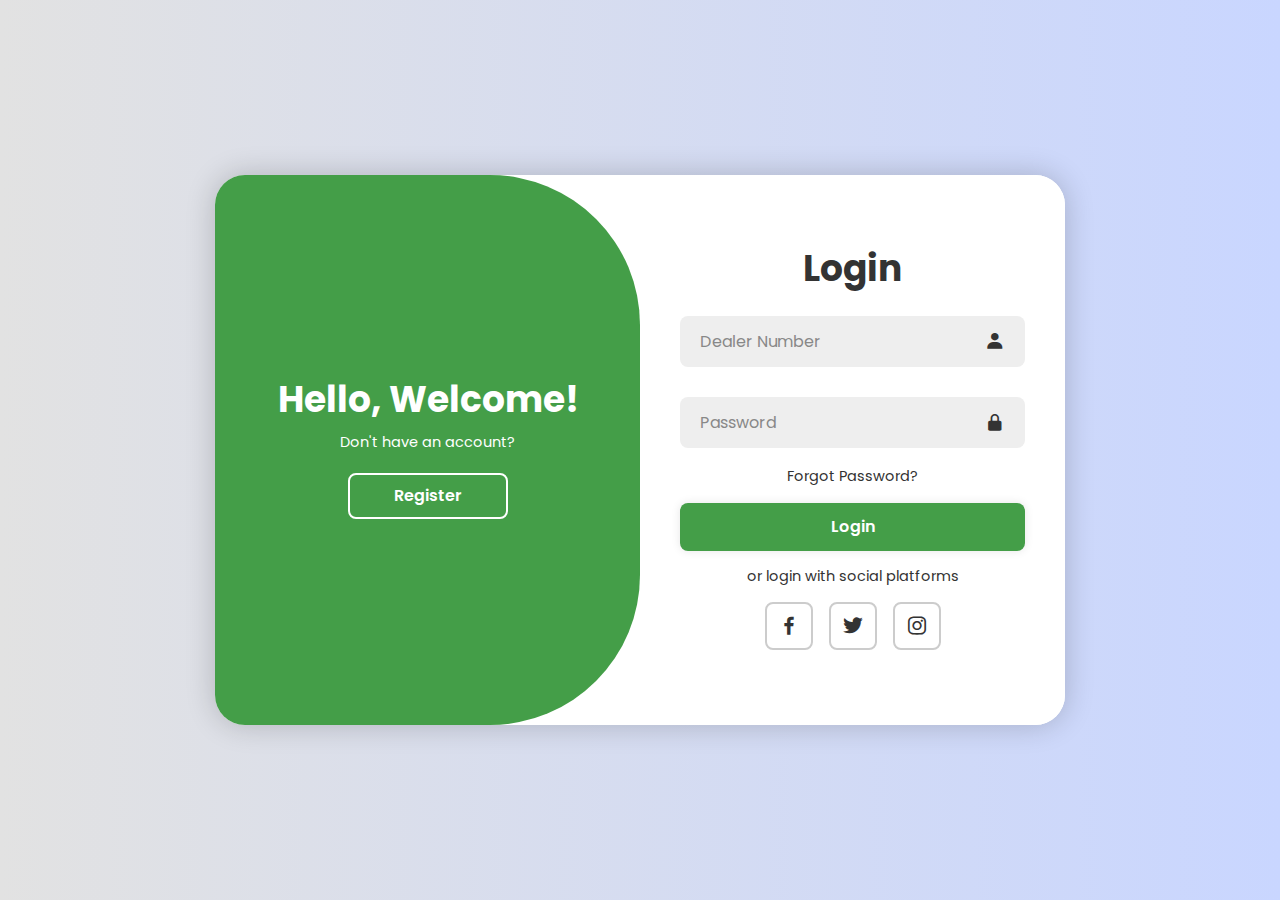
<file: front page/login.html>
<!DOCTYPE html>
<html lang="en">
<head>
    <meta charset="UTF-8">
    <meta name="viewport" content="width=device-width, initial-scale=1.0">
    <title>Login/Signup Form</title>
    <link rel="stylesheet" href="login.css">
    <link href='https://unpkg.com/boxicons@2.1.4/css/boxicons.min.css' rel='stylesheet'>
</head>
<body>
    <div class="container">
        <div class="form-box login">
            <form action="#">
                <h1>Login</h1>
                <div class="input-box">
                    <input type="text" placeholder="Dealer Number" required>
                    <i class='bx bxs-user'></i>
                </div>
                <div class="input-box">
                    <input type="password" placeholder="Password" required>
                    <i class='bx bxs-lock-alt' ></i>
                </div>
                <div class="forgot-link">
                    <a href="#">Forgot Password?</a>
                </div>
                <button type="submit" class="btn">Login</button>
                <p>or login with social platforms</p>
                <div class="social-icons">
                    <a href="https://www.facebook.com/FVPMCOfficial/"><i class='bx bxl-facebook' ></i></a>
                    <a href="https://twitter.com/fvpph"><i class='bx bxl-twitter' ></i></a>
                    <a href="https://www.instagram.com/fvpph/"><i class='bx bxl-instagram' ></i></a>
                </div>
            </form>
        </div>

        <div class="form-box register">
            <form action="#">
                <h1>Registration</h1>
                <div class="input-box">
                    <input type="text" placeholder="Username" required>
                    <i class='bx bxs-user'></i>
                </div>
                <div class="input-box">
                    <input type="email" placeholder="Email" required>
                    <i class='bx bxs-envelope' ></i>
                </div>
                <div class="input-box">
                    <input type="password" placeholder="Password" required>
                    <i class='bx bxs-lock-alt' ></i>
                </div>
                <button type="submit" class="btn">Register</button>
                <p>or register with social platforms</p>
                <div class="social-icons">
                    <a href="https://www.facebook.com/FVPMCOfficial/"><i class='bx bxl-facebook' ></i></a>
                    <a href="https://twitter.com/fvpph"><i class='bx bxl-twitter' ></i></a>
                    <a href="https://www.instagram.com/fvpph/"><i class='bx bxl-instagram' ></i></a>
                </div>
            </form>
        </div>

        <div class="toggle-box">
            <div class="toggle-panel toggle-left">
                <h1>Hello, Welcome!</h1>
                <p>Don't have an account?</p>
                <button class="btn register-btn">Register</button>
            </div>

            <div class="toggle-panel toggle-right">
                <h1>Welcome Back!</h1>
                <p>Already have an account?</p>
                <button class="btn login-btn">Login</button>
            </div>
        </div>
    </div>

    <script src="login.js"></script>
</body>
</html>
</file>
<file: About/assets/vendor/venobox/venobox.css>
/* ------ venobox.css --------*/
.vbox-overlay *, .vbox-overlay *:before, .vbox-overlay *:after{
    -webkit-backface-visibility: hidden;
    -webkit-box-sizing:border-box;
    -moz-box-sizing:border-box;
    box-sizing:border-box;
}
.vbox-overlay * { 
    -webkit-backface-visibility: visible;
    backface-visibility: visible;
}
.vbox-overlay{
    display: -webkit-flex;
    display: flex;
    -webkit-flex-direction: column;
    flex-direction: column;
    -webkit-justify-content: center;
    justify-content: center;
    -webkit-align-items: center;
    align-items: center;
    position: fixed;
    left: 0;
    top: 0;
    bottom: 0;
    right: 0;
    z-index: 999999;
}

/* ----- navigation ----- */
.vbox-title{
    width: 100%;
    height: 40px;
    float: left;
    text-align: center;
    line-height: 28px;
    font-size: 12px;
    padding: 6px 50px;
    overflow: hidden;
    position: fixed;
    display: none;
    left: 0;
    z-index: 89;
}
.vbox-close{
    cursor: pointer;
    position: fixed;
    top: -1px;
    right: 0;
    width: 50px;
    height: 40px;
    padding: 6px;
    display: block;
    background-position:10px center;
    overflow: hidden;
    font-size: 24px;
    line-height: 1;
    text-align: center;
    z-index: 99;
}
.vbox-left{
    cursor: pointer;
    position: fixed;
    left: 0;
    height: 40px;
    overflow: hidden;
    line-height: 28px;
    font-size: 12px;
    z-index: 99;
    display: flex;
    align-items:center;
}
.vbox-num{
    display: inline-block;
    margin: 6px 0 6px 15px;
}
/* ----- Social share ----- */
.vbox-share{
    line-height: 28px;
    font-size: 12px;
    overflow: hidden;
    position: fixed;
    left: 0;
    z-index: 98;
    display: flex;
    align-items:center;
    justify-content: center;
    width: 100%;
    text-align: center;
}
.vbox-share svg{
    max-height: 28px;
    width: 28px;
    z-index: 10;
    margin-left: 12px;
    margin-top: 6px;
    margin-bottom: 6px;
    vertical-align: middle;
}


/* ----- navigation ARROWS ----- */
.vbox-next, .vbox-prev{
    position: fixed;
    top: 50%;
    margin-top: -15px;
    overflow: hidden;
    cursor: pointer;
    display: block;
    width: 45px;
    height: 45px;
    z-index: 99;
}
.vbox-next span, .vbox-prev span{
    position: relative;
    width: 20px;
    height: 20px;
    border: 2px solid transparent;
    border-top-color: #B6B6B6;
    border-right-color: #B6B6B6;
    text-indent: -100px;
    position: absolute;
    top: 8px;
    display: block;
}
.vbox-prev{
    left: 15px;
}
.vbox-next{
    right: 15px;
}
.vbox-prev span{
    left: 10px;
    -ms-transform: rotate(-135deg);
    -webkit-transform: rotate(-135deg);
    transform: rotate(-135deg);
}
.vbox-next span{
    -ms-transform: rotate(45deg);
    -webkit-transform: rotate(45deg);
    transform: rotate(45deg);
    right: 10px;
}
/* ------- inline window ------ */
.vbox-inline{
    width: 420px;
    height: 315px;
    height: 70vh;
    padding: 10px;
    background: #fff;
    margin: 0 auto;
    overflow: auto;
    text-align: left;
}
/* ------- Video & iFrames window ------ */
.venoframe{
    max-width: 100%;
    width: 100%;
    border: none;
    width: 100%;
    height: 260px;
    height: 70vh;
}
.venoframe.vbvid{
    height: 260px;
}
@media (min-width: 768px) {
    .venoframe, .vbox-inline{
        width: 90%;
        height: 360px;
        height: 70vh;
    }
    .venoframe.vbvid{
        width: 640px;
        height: 360px;
    }
}
@media (min-width: 992px) {
    .venoframe, .vbox-inline{
        max-width: 1200px;
        width: 80%;
        height: 540px;
        height: 70vh;
    }
    .venoframe.vbvid{
        width: 960px;
        height: 540px;
    }
}
/* 
Please do NOT edit this part! 
or at least read this note: http://i.imgur.com/7C0ws9e.gif
*/
.vbox-open{
    overflow: hidden;
}
.vbox-container{
    position: absolute;
    left: 0;
    right: 0;
    top: 0;
    bottom: 0;
    overflow-x: hidden;
    overflow-y: scroll;
    overflow-scrolling: touch;
    -webkit-overflow-scrolling: touch;
    z-index: 20;
    max-height: 100%;

}

.vbox-content{
    text-align: center;
    float: left;
    width: 100%;
    position: relative;
    overflow: hidden;
    padding: 20px 4%;
}
.vbox-container img{
    max-width: 100%;
    height: auto;
}
.vbox-figlio{
    box-shadow: 0 0 12px rgba(0,0,0,0.19), 0 6px 6px rgba(0,0,0,0.23);
    max-width: 100%;
    text-align: initial;
}
img.vbox-figlio{
    -webkit-user-select: none;
-khtml-user-select: none;
-moz-user-select: none;
-o-user-select: none;
user-select: none;
}
.vbox-content.swipe-left{
    margin-left: -200px !important;
}
.vbox-content.swipe-right{
    margin-left: 200px !important;
}
.vbox-animated{
    webkit-transition: margin 300ms ease-out;
    transition: margin 300ms ease-out;
}

/* ---------- preloader ----------
 * SPINKIT 
 * http://tobiasahlin.com/spinkit/
-------------------------------- */
.sk-double-bounce,.sk-rotating-plane{width:40px;height:40px;margin:40px auto}.sk-rotating-plane{background-color:#333;-webkit-animation:sk-rotatePlane 1.2s infinite ease-in-out;animation:sk-rotatePlane 1.2s infinite ease-in-out}@-webkit-keyframes sk-rotatePlane{0%{-webkit-transform:perspective(120px) rotateX(0) rotateY(0);transform:perspective(120px) rotateX(0) rotateY(0)}50%{-webkit-transform:perspective(120px) rotateX(-180.1deg) rotateY(0);transform:perspective(120px) rotateX(-180.1deg) rotateY(0)}100%{-webkit-transform:perspective(120px) rotateX(-180deg) rotateY(-179.9deg);transform:perspective(120px) rotateX(-180deg) rotateY(-179.9deg)}}@keyframes sk-rotatePlane{0%{-webkit-transform:perspective(120px) rotateX(0) rotateY(0);transform:perspective(120px) rotateX(0) rotateY(0)}50%{-webkit-transform:perspective(120px) rotateX(-180.1deg) rotateY(0);transform:perspective(120px) rotateX(-180.1deg) rotateY(0)}100%{-webkit-transform:perspective(120px) rotateX(-180deg) rotateY(-179.9deg);transform:perspective(120px) rotateX(-180deg) rotateY(-179.9deg)}}.sk-double-bounce{position:relative}.sk-double-bounce .sk-child{width:100%;height:100%;border-radius:50%;background-color:#333;opacity:.6;position:absolute;top:0;left:0;-webkit-animation:sk-doubleBounce 2s infinite ease-in-out;animation:sk-doubleBounce 2s infinite ease-in-out}.sk-chasing-dots .sk-child,.sk-spinner-pulse,.sk-three-bounce .sk-child{background-color:#333;border-radius:100%}.sk-double-bounce .sk-double-bounce2{-webkit-animation-delay:-1s;animation-delay:-1s}@-webkit-keyframes sk-doubleBounce{0%,100%{-webkit-transform:scale(0);transform:scale(0)}50%{-webkit-transform:scale(1);transform:scale(1)}}@keyframes sk-doubleBounce{0%,100%{-webkit-transform:scale(0);transform:scale(0)}50%{-webkit-transform:scale(1);transform:scale(1)}}.sk-wave{margin:40px auto;width:50px;height:40px;text-align:center;font-size:10px}.sk-wave .sk-rect{background-color:#333;height:100%;width:6px;display:inline-block;-webkit-animation:sk-waveStretchDelay 1.2s infinite ease-in-out;animation:sk-waveStretchDelay 1.2s infinite ease-in-out}.sk-wave .sk-rect1{-webkit-animation-delay:-1.2s;animation-delay:-1.2s}.sk-wave .sk-rect2{-webkit-animation-delay:-1.1s;animation-delay:-1.1s}.sk-wave .sk-rect3{-webkit-animation-delay:-1s;animation-delay:-1s}.sk-wave .sk-rect4{-webkit-animation-delay:-.9s;animation-delay:-.9s}.sk-wave .sk-rect5{-webkit-animation-delay:-.8s;animation-delay:-.8s}@-webkit-keyframes sk-waveStretchDelay{0%,100%,40%{-webkit-transform:scaleY(.4);transform:scaleY(.4)}20%{-webkit-transform:scaleY(1);transform:scaleY(1)}}@keyframes sk-waveStretchDelay{0%,100%,40%{-webkit-transform:scaleY(.4);transform:scaleY(.4)}20%{-webkit-transform:scaleY(1);transform:scaleY(1)}}.sk-wandering-cubes{margin:40px auto;width:40px;height:40px;position:relative}.sk-wandering-cubes .sk-cube{background-color:#333;width:10px;height:10px;position:absolute;top:0;left:0;-webkit-animation:sk-wanderingCube 1.8s ease-in-out -1.8s infinite both;animation:sk-wanderingCube 1.8s ease-in-out -1.8s infinite both}.sk-chasing-dots,.sk-spinner-pulse{width:40px;height:40px;margin:40px auto}.sk-wandering-cubes .sk-cube2{-webkit-animation-delay:-.9s;animation-delay:-.9s}@-webkit-keyframes sk-wanderingCube{0%{-webkit-transform:rotate(0);transform:rotate(0)}25%{-webkit-transform:translateX(30px) rotate(-90deg) scale(.5);transform:translateX(30px) rotate(-90deg) scale(.5)}50%{-webkit-transform:translateX(30px) translateY(30px) rotate(-179deg);transform:translateX(30px) translateY(30px) rotate(-179deg)}50.1%{-webkit-transform:translateX(30px) translateY(30px) rotate(-180deg);transform:translateX(30px) translateY(30px) rotate(-180deg)}75%{-webkit-transform:translateX(0) translateY(30px) rotate(-270deg) scale(.5);transform:translateX(0) translateY(30px) rotate(-270deg) scale(.5)}100%{-webkit-transform:rotate(-360deg);transform:rotate(-360deg)}}@keyframes sk-wanderingCube{0%{-webkit-transform:rotate(0);transform:rotate(0)}25%{-webkit-transform:translateX(30px) rotate(-90deg) scale(.5);transform:translateX(30px) rotate(-90deg) scale(.5)}50%{-webkit-transform:translateX(30px) translateY(30px) rotate(-179deg);transform:translateX(30px) translateY(30px) rotate(-179deg)}50.1%{-webkit-transform:translateX(30px) translateY(30px) rotate(-180deg);transform:translateX(30px) translateY(30px) rotate(-180deg)}75%{-webkit-transform:translateX(0) translateY(30px) rotate(-270deg) scale(.5);transform:translateX(0) translateY(30px) rotate(-270deg) scale(.5)}100%{-webkit-transform:rotate(-360deg);transform:rotate(-360deg)}}.sk-spinner-pulse{-webkit-animation:sk-pulseScaleOut 1s infinite ease-in-out;animation:sk-pulseScaleOut 1s infinite ease-in-out}@-webkit-keyframes sk-pulseScaleOut{0%{-webkit-transform:scale(0);transform:scale(0)}100%{-webkit-transform:scale(1);transform:scale(1);opacity:0}}@keyframes sk-pulseScaleOut{0%{-webkit-transform:scale(0);transform:scale(0)}100%{-webkit-transform:scale(1);transform:scale(1);opacity:0}}.sk-chasing-dots{position:relative;text-align:center;-webkit-animation:sk-chasingDotsRotate 2s infinite linear;animation:sk-chasingDotsRotate 2s infinite linear}.sk-chasing-dots .sk-child{width:60%;height:60%;display:inline-block;position:absolute;top:0;-webkit-animation:sk-chasingDotsBounce 2s infinite ease-in-out;animation:sk-chasingDotsBounce 2s infinite ease-in-out}.sk-chasing-dots .sk-dot2{top:auto;bottom:0;-webkit-animation-delay:-1s;animation-delay:-1s}@-webkit-keyframes sk-chasingDotsRotate{100%{-webkit-transform:rotate(360deg);transform:rotate(360deg)}}@keyframes sk-chasingDotsRotate{100%{-webkit-transform:rotate(360deg);transform:rotate(360deg)}}@-webkit-keyframes sk-chasingDotsBounce{0%,100%{-webkit-transform:scale(0);transform:scale(0)}50%{-webkit-transform:scale(1);transform:scale(1)}}@keyframes sk-chasingDotsBounce{0%,100%{-webkit-transform:scale(0);transform:scale(0)}50%{-webkit-transform:scale(1);transform:scale(1)}}.sk-three-bounce{margin:40px auto;width:80px;text-align:center}.sk-three-bounce .sk-child{width:20px;height:20px;display:inline-block;-webkit-animation:sk-three-bounce 1.4s ease-in-out 0s infinite both;animation:sk-three-bounce 1.4s ease-in-out 0s infinite both}.sk-circle .sk-child:before,.sk-fading-circle .sk-circle:before{display:block;border-radius:100%;content:'';background-color:#333}.sk-three-bounce .sk-bounce1{-webkit-animation-delay:-.32s;animation-delay:-.32s}.sk-three-bounce .sk-bounce2{-webkit-animation-delay:-.16s;animation-delay:-.16s}@-webkit-keyframes sk-three-bounce{0%,100%,80%{-webkit-transform:scale(0);transform:scale(0)}40%{-webkit-transform:scale(1);transform:scale(1)}}@keyframes sk-three-bounce{0%,100%,80%{-webkit-transform:scale(0);transform:scale(0)}40%{-webkit-transform:scale(1);transform:scale(1)}}.sk-circle{margin:40px auto;width:40px;height:40px;position:relative}.sk-circle .sk-child{width:100%;height:100%;position:absolute;left:0;top:0}.sk-circle .sk-child:before{margin:0 auto;width:15%;height:15%;-webkit-animation:sk-circleBounceDelay 1.2s infinite ease-in-out both;animation:sk-circleBounceDelay 1.2s infinite ease-in-out both}.sk-circle .sk-circle2{-webkit-transform:rotate(30deg);-ms-transform:rotate(30deg);transform:rotate(30deg)}.sk-circle .sk-circle3{-webkit-transform:rotate(60deg);-ms-transform:rotate(60deg);transform:rotate(60deg)}.sk-circle .sk-circle4{-webkit-transform:rotate(90deg);-ms-transform:rotate(90deg);transform:rotate(90deg)}.sk-circle .sk-circle5{-webkit-transform:rotate(120deg);-ms-transform:rotate(120deg);transform:rotate(120deg)}.sk-circle .sk-circle6{-webkit-transform:rotate(150deg);-ms-transform:rotate(150deg);transform:rotate(150deg)}.sk-circle .sk-circle7{-webkit-transform:rotate(180deg);-ms-transform:rotate(180deg);transform:rotate(180deg)}.sk-circle .sk-circle8{-webkit-transform:rotate(210deg);-ms-transform:rotate(210deg);transform:rotate(210deg)}.sk-circle .sk-circle9{-webkit-transform:rotate(240deg);-ms-transform:rotate(240deg);transform:rotate(240deg)}.sk-circle .sk-circle10{-webkit-transform:rotate(270deg);-ms-transform:rotate(270deg);transform:rotate(270deg)}.sk-circle .sk-circle11{-webkit-transform:rotate(300deg);-ms-transform:rotate(300deg);transform:rotate(300deg)}.sk-circle .sk-circle12{-webkit-transform:rotate(330deg);-ms-transform:rotate(330deg);transform:rotate(330deg)}.sk-circle .sk-circle2:before{-webkit-animation-delay:-1.1s;animation-delay:-1.1s}.sk-circle .sk-circle3:before{-webkit-animation-delay:-1s;animation-delay:-1s}.sk-circle .sk-circle4:before{-webkit-animation-delay:-.9s;animation-delay:-.9s}.sk-circle .sk-circle5:before{-webkit-animation-delay:-.8s;animation-delay:-.8s}.sk-circle .sk-circle6:before{-webkit-animation-delay:-.7s;animation-delay:-.7s}.sk-circle .sk-circle7:before{-webkit-animation-delay:-.6s;animation-delay:-.6s}.sk-circle .sk-circle8:before{-webkit-animation-delay:-.5s;animation-delay:-.5s}.sk-circle .sk-circle9:before{-webkit-animation-delay:-.4s;animation-delay:-.4s}.sk-circle .sk-circle10:before{-webkit-animation-delay:-.3s;animation-delay:-.3s}.sk-circle .sk-circle11:before{-webkit-animation-delay:-.2s;animation-delay:-.2s}.sk-circle .sk-circle12:before{-webkit-animation-delay:-.1s;animation-delay:-.1s}@-webkit-keyframes sk-circleBounceDelay{0%,100%,80%{-webkit-transform:scale(0);transform:scale(0)}40%{-webkit-transform:scale(1);transform:scale(1)}}@keyframes sk-circleBounceDelay{0%,100%,80%{-webkit-transform:scale(0);transform:scale(0)}40%{-webkit-transform:scale(1);transform:scale(1)}}.sk-cube-grid{width:40px;height:40px;margin:40px auto}.sk-cube-grid .sk-cube{width:33.33%;height:33.33%;background-color:#333;float:left;-webkit-animation:sk-cubeGridScaleDelay 1.3s infinite ease-in-out;animation:sk-cubeGridScaleDelay 1.3s infinite ease-in-out}.sk-cube-grid .sk-cube1{-webkit-animation-delay:.2s;animation-delay:.2s}.sk-cube-grid .sk-cube2{-webkit-animation-delay:.3s;animation-delay:.3s}.sk-cube-grid .sk-cube3{-webkit-animation-delay:.4s;animation-delay:.4s}.sk-cube-grid .sk-cube4{-webkit-animation-delay:.1s;animation-delay:.1s}.sk-cube-grid .sk-cube5{-webkit-animation-delay:.2s;animation-delay:.2s}.sk-cube-grid .sk-cube6{-webkit-animation-delay:.3s;animation-delay:.3s}.sk-cube-grid .sk-cube7{-webkit-animation-delay:0ms;animation-delay:0ms}.sk-cube-grid .sk-cube8{-webkit-animation-delay:.1s;animation-delay:.1s}.sk-cube-grid .sk-cube9{-webkit-animation-delay:.2s;animation-delay:.2s}@-webkit-keyframes sk-cubeGridScaleDelay{0%,100%,70%{-webkit-transform:scale3D(1,1,1);transform:scale3D(1,1,1)}35%{-webkit-transform:scale3D(0,0,1);transform:scale3D(0,0,1)}}@keyframes sk-cubeGridScaleDelay{0%,100%,70%{-webkit-transform:scale3D(1,1,1);transform:scale3D(1,1,1)}35%{-webkit-transform:scale3D(0,0,1);transform:scale3D(0,0,1)}}.sk-fading-circle{margin:40px auto;width:40px;height:40px;position:relative}.sk-fading-circle .sk-circle{width:100%;height:100%;position:absolute;left:0;top:0}.sk-fading-circle .sk-circle:before{margin:0 auto;width:15%;height:15%;-webkit-animation:sk-circleFadeDelay 1.2s infinite ease-in-out both;animation:sk-circleFadeDelay 1.2s infinite ease-in-out both}.sk-fading-circle .sk-circle2{-webkit-transform:rotate(30deg);-ms-transform:rotate(30deg);transform:rotate(30deg)}.sk-fading-circle .sk-circle3{-webkit-transform:rotate(60deg);-ms-transform:rotate(60deg);transform:rotate(60deg)}.sk-fading-circle .sk-circle4{-webkit-transform:rotate(90deg);-ms-transform:rotate(90deg);transform:rotate(90deg)}.sk-fading-circle .sk-circle5{-webkit-transform:rotate(120deg);-ms-transform:rotate(120deg);transform:rotate(120deg)}.sk-fading-circle .sk-circle6{-webkit-transform:rotate(150deg);-ms-transform:rotate(150deg);transform:rotate(150deg)}.sk-fading-circle .sk-circle7{-webkit-transform:rotate(180deg);-ms-transform:rotate(180deg);transform:rotate(180deg)}.sk-fading-circle .sk-circle8{-webkit-transform:rotate(210deg);-ms-transform:rotate(210deg);transform:rotate(210deg)}.sk-fading-circle .sk-circle9{-webkit-transform:rotate(240deg);-ms-transform:rotate(240deg);transform:rotate(240deg)}.sk-fading-circle .sk-circle10{-webkit-transform:rotate(270deg);-ms-transform:rotate(270deg);transform:rotate(270deg)}.sk-fading-circle .sk-circle11{-webkit-transform:rotate(300deg);-ms-transform:rotate(300deg);transform:rotate(300deg)}.sk-fading-circle .sk-circle12{-webkit-transform:rotate(330deg);-ms-transform:rotate(330deg);transform:rotate(330deg)}.sk-fading-circle .sk-circle2:before{-webkit-animation-delay:-1.1s;animation-delay:-1.1s}.sk-fading-circle .sk-circle3:before{-webkit-animation-delay:-1s;animation-delay:-1s}.sk-fading-circle .sk-circle4:before{-webkit-animation-delay:-.9s;animation-delay:-.9s}.sk-fading-circle .sk-circle5:before{-webkit-animation-delay:-.8s;animation-delay:-.8s}.sk-fading-circle .sk-circle6:before{-webkit-animation-delay:-.7s;animation-delay:-.7s}.sk-fading-circle .sk-circle7:before{-webkit-animation-delay:-.6s;animation-delay:-.6s}.sk-fading-circle .sk-circle8:before{-webkit-animation-delay:-.5s;animation-delay:-.5s}.sk-fading-circle .sk-circle9:before{-webkit-animation-delay:-.4s;animation-delay:-.4s}.sk-fading-circle .sk-circle10:before{-webkit-animation-delay:-.3s;animation-delay:-.3s}.sk-fading-circle .sk-circle11:before{-webkit-animation-delay:-.2s;animation-delay:-.2s}.sk-fading-circle .sk-circle12:before{-webkit-animation-delay:-.1s;animation-delay:-.1s}@-webkit-keyframes sk-circleFadeDelay{0%,100%,39%{opacity:0}40%{opacity:1}}@keyframes sk-circleFadeDelay{0%,100%,39%{opacity:0}40%{opacity:1}}.sk-folding-cube{margin:40px auto;width:40px;height:40px;position:relative;-webkit-transform:rotateZ(45deg);transform:rotateZ(45deg)}.sk-folding-cube .sk-cube{float:left;width:50%;height:50%;position:relative;-webkit-transform:scale(1.1);-ms-transform:scale(1.1);transform:scale(1.1)}.sk-folding-cube .sk-cube:before{content:'';position:absolute;top:0;left:0;width:100%;height:100%;background-color:#333;-webkit-animation:sk-foldCubeAngle 2.4s infinite linear both;animation:sk-foldCubeAngle 2.4s infinite linear both;-webkit-transform-origin:100% 100%;-ms-transform-origin:100% 100%;transform-origin:100% 100%}.sk-folding-cube .sk-cube2{-webkit-transform:scale(1.1) rotateZ(90deg);transform:scale(1.1) rotateZ(90deg)}.sk-folding-cube .sk-cube3{-webkit-transform:scale(1.1) rotateZ(180deg);transform:scale(1.1) rotateZ(180deg)}.sk-folding-cube .sk-cube4{-webkit-transform:scale(1.1) rotateZ(270deg);transform:scale(1.1) rotateZ(270deg)}.sk-folding-cube .sk-cube2:before{-webkit-animation-delay:.3s;animation-delay:.3s}.sk-folding-cube .sk-cube3:before{-webkit-animation-delay:.6s;animation-delay:.6s}.sk-folding-cube .sk-cube4:before{-webkit-animation-delay:.9s;animation-delay:.9s}@-webkit-keyframes sk-foldCubeAngle{0%,10%{-webkit-transform:perspective(140px) rotateX(-180deg);transform:perspective(140px) rotateX(-180deg);opacity:0}25%,75%{-webkit-transform:perspective(140px) rotateX(0);transform:perspective(140px) rotateX(0);opacity:1}100%,90%{-webkit-transform:perspective(140px) rotateY(180deg);transform:perspective(140px) rotateY(180deg);opacity:0}}@keyframes sk-foldCubeAngle{0%,10%{-webkit-transform:perspective(140px) rotateX(-180deg);transform:perspective(140px) rotateX(-180deg);opacity:0}25%,75%{-webkit-transform:perspective(140px) rotateX(0);transform:perspective(140px) rotateX(0);opacity:1}100%,90%{-webkit-transform:perspective(140px) rotateY(180deg);transform:perspective(140px) rotateY(180deg);opacity:0}}
</file>
<file: About/assets/css/style.css>
body {
  font-family: "Open Sans", sans-serif;
  color: #444444;
}

a {
  color: #e35052;
}

a:hover {
  color: #e76668;
  text-decoration: none;
}

h1, h2, h3, h4, h5, h6 {
  font-family: "Raleway", sans-serif;
}

/*--------------------------------------------------------------
# Back to top button
--------------------------------------------------------------*/
.back-to-top {
  position: fixed;
  display: none;
  right: 15px;
  bottom: 15px;
  z-index: 99999;
}

.back-to-top i {
  display: flex;
  align-items: center;
  justify-content: center;
  font-size: 24px;
  width: 40px;
  height: 40px;
  border-radius: 4px;
  background: #e35052;
  color: #fff;
  transition: all 0.4s;
}

.back-to-top i:hover {
  background: #e35052;
  color: #fff;
}

/*--------------------------------------------------------------
# Disable aos animation delay on mobile devices
--------------------------------------------------------------*/
@media screen and (max-width: 768px) {
  [data-aos-delay] {
    transition-delay: 0 !important;
  }
}

/*--------------------------------------------------------------
# Header
--------------------------------------------------------------*/
#header {
  background: #fff;
  transition: all 0.5s;
  z-index: 997;
  padding: 20px 0;
}

#header.header-scrolled {
  padding: 12px 0;
  box-shadow: 0px 2px 15px rgba(0, 0, 0, 0.1);
}

#header .logo {
  font-size: 32px;
  margin: 0;
  padding: 0;
  line-height: 1;
  font-weight: 600;
  font-family: "Poppins", sans-serif;
}

#header .logo a {
  color: #111111;
}

#header .logo a span {
  color: #e35052;
}

#header .logo img {
  max-height: 40px;
}

@media (max-width: 992px) {
  #header {
    padding: 12px 0;
  }
  #header .logo {
    font-size: 28px;
  }
}

/*--------------------------------------------------------------
# Navigation Menu
--------------------------------------------------------------*/
/* Desktop Navigation */
.nav-menu ul {
  margin: 0;
  padding: 0;
  list-style: none;
}

.nav-menu > ul {
  display: flex;
}

.nav-menu > ul > li {
  position: relative;
  white-space: nowrap;
  padding: 10px 0 10px 28px;
}

.nav-menu a {
  display: block;
  position: relative;
  color: #111111;
  transition: 0.3s;
  font-size: 15px;
  font-weight: 600;
  font-family: "Raleway", sans-serif;
}

.nav-menu a:hover, .nav-menu .active > a, .nav-menu li:hover > a {
  color: #e35052;
}

.nav-menu .drop-down ul {
  display: block;
  position: absolute;
  left: 14px;
  top: calc(100% + 30px);
  z-index: 99;
  opacity: 0;
  visibility: hidden;
  padding: 10px 0;
  background: #fff;
  box-shadow: 0px 0px 30px rgba(127, 137, 161, 0.25);
  transition: 0.3s;
}

.nav-menu .drop-down:hover > ul {
  opacity: 1;
  top: 100%;
  visibility: visible;
}

.nav-menu .drop-down li {
  min-width: 180px;
  position: relative;
}

.nav-menu .drop-down ul a {
  padding: 10px 20px;
  font-size: 14px;
  text-transform: none;
}

.nav-menu .drop-down ul a:hover, .nav-menu .drop-down ul .active > a, .nav-menu .drop-down ul li:hover > a {
  color: #e35052;
}

.nav-menu .drop-down > a:after {
  content: "\ea99";
  font-family: IcoFont;
  padding-left: 5px;
}

.nav-menu .drop-down .drop-down ul {
  top: 0;
  left: calc(100% - 30px);
}

.nav-menu .drop-down .drop-down:hover > ul {
  opacity: 1;
  top: 0;
  left: 100%;
}

.nav-menu .drop-down .drop-down > a {
  padding-right: 35px;
}

.nav-menu .drop-down .drop-down > a:after {
  content: "\eaa0";
  font-family: IcoFont;
  position: absolute;
  right: 15px;
}

@media (max-width: 1366px) {
  .nav-menu .drop-down .drop-down ul {
    left: -90%;
  }
  .nav-menu .drop-down .drop-down:hover > ul {
    left: -100%;
  }
  .nav-menu .drop-down .drop-down > a:after {
    content: "\ea9d";
  }
}

/* Get Startet Button */
.get-started-btn {
  margin-left: 25px;
  background: #e35052;
  color: #fff;
  border-radius: 4px;
  padding: 8px 25px;
  white-space: nowrap;
  transition: 0.3s;
  font-size: 14px;
  font-weight: 600;
  display: inline-block;
}

.get-started-btn:hover {
  background: #111111;
  color: #fff;
}

@media (max-width: 992px) {
  .get-started-btn {
    margin: 0 48px 0 0;
    padding: 6px 18px;
  }
}

/* Mobile Navigation */
.mobile-nav-toggle {
  position: fixed;
  right: 15px;
  top: 15px;
  z-index: 9998;
  border: 0;
  background: none;
  font-size: 24px;
  transition: all 0.4s;
  outline: none !important;
  line-height: 1;
  cursor: pointer;
  text-align: right;
}

.mobile-nav-toggle i {
  color: #111111;
}

.mobile-nav {
  position: fixed;
  top: 55px;
  right: 15px;
  bottom: 15px;
  left: 15px;
  z-index: 9999;
  overflow-y: auto;
  background: #fff;
  transition: ease-in-out 0.2s;
  opacity: 0;
  visibility: hidden;
  border-radius: 10px;
  padding: 10px 0;
}

.mobile-nav * {
  margin: 0;
  padding: 0;
  list-style: none;
}

.mobile-nav a {
  display: block;
  position: relative;
  color: #111111;
  padding: 10px 20px;
  font-weight: 500;
  outline: none;
}

.mobile-nav a:hover, .mobile-nav .active > a, .mobile-nav li:hover > a {
  color: #e35052;
  text-decoration: none;
}

.mobile-nav .drop-down > a:after {
  content: "\ea99";
  font-family: IcoFont;
  padding-left: 10px;
  position: absolute;
  right: 15px;
}

.mobile-nav .active.drop-down > a:after {
  content: "\eaa1";
}

.mobile-nav .drop-down > a {
  padding-right: 35px;
}

.mobile-nav .drop-down ul {
  display: none;
  overflow: hidden;
}

.mobile-nav .drop-down li {
  padding-left: 20px;
}

.mobile-nav-overly {
  width: 100%;
  height: 100%;
  z-index: 9997;
  top: 0;
  left: 0;
  position: fixed;
  background: rgba(0, 0, 0, 0.6);
  overflow: hidden;
  display: none;
  transition: ease-in-out 0.2s;
}

.mobile-nav-active {
  overflow: hidden;
}

.mobile-nav-active .mobile-nav {
  opacity: 1;
  visibility: visible;
}

.mobile-nav-active .mobile-nav-toggle i {
  color: #fff;
}

/*--------------------------------------------------------------
# Hero Section
--------------------------------------------------------------*/
#hero {
  width: 100%;
  height: 100vh;
  background: url("../img/hero-bg.jpg") top center no-repeat;
  background-size: cover;
  position: relative;
  padding-top: 82px;
}

#hero:before {
  content: "";
  background: rgba(0, 0, 0, 0.6);
  position: absolute;
  bottom: 0;
  top: 0;
  left: 0;
  right: 0;
}

#hero h1 {
  margin: 0;
  font-size: 48px;
  font-weight: 700;
  color: #fff;
}

#hero h2 {
  color: #fff;
  margin: 10px 0 0 0;
  font-size: 24px;
}

#hero .btn-get-started {
  font-family: "Raleway", sans-serif;
  font-weight: 500;
  font-size: 16px;
  letter-spacing: 1px;
  display: inline-block;
  padding: 10px 30px;
  border-radius: 4px;
  transition: 0.5s;
  margin-top: 30px;
  color: #fff;
  background: #e35052;
  border: 2px solid #e35052;
}

#hero .btn-get-started:hover {
  background: transparent;
  border-color: #fff;
}

@media (max-width: 768px) {
  #hero {
    text-align: center;
    padding-top: 58px;
  }
  #hero h1 {
    font-size: 28px;
  }
  #hero h2 {
    font-size: 18px;
    line-height: 24px;
  }
}

@media (max-height: 500px) {
  #hero {
    height: 120vh;
  }
}

/*--------------------------------------------------------------
# Sections General
--------------------------------------------------------------*/
section {
  padding: 60px 0;
  overflow: hidden;
  position: relative;
}

.section-title {
  text-align: center;
  padding-bottom: 30px;
  position: relative;
}

.section-title h2 {
  font-size: 32px;
  font-weight: bold;
  text-transform: uppercase;
  margin-bottom: 20px;
  padding-bottom: 20px;
  position: relative;
}

.section-title h2::after {
  content: '';
  position: absolute;
  display: block;
  width: 50px;
  height: 3px;
  background: #e35052;
  bottom: 0;
  left: calc(50% - 25px);
}

.section-title p {
  margin-bottom: 0;
}

.section-bg {
  padding: 120px 0;
  color: #fff;
}

.section-bg:before {
  content: "";
  background: #1b1b1b;
  position: absolute;
  bottom: 60px;
  top: 60px;
  left: 0;
  right: 0;
  transform: skewY(-3deg);
}

/*--------------------------------------------------------------
# Breadcrumbs
--------------------------------------------------------------*/
.breadcrumbs {
  padding: 15px 0;
  background: #2b2b2b;
  min-height: 40px;
  margin-top: 82px;
  color: #fff;
}

@media (max-width: 992px) {
  .breadcrumbs {
    margin-top: 57px;
  }
}

.breadcrumbs h2 {
  font-size: 28px;
  font-weight: 500;
}

.breadcrumbs ol {
  display: flex;
  flex-wrap: wrap;
  list-style: none;
  padding: 0 0 10px 0;
  margin: 0;
  font-size: 14px;
}

.breadcrumbs ol a {
  color: #aaaaaa;
}

.breadcrumbs ol a:hover {
  color: #fff;
  transition: 0.3s;
}

.breadcrumbs ol li + li {
  padding-left: 10px;
}

.breadcrumbs ol li + li::before {
  display: inline-block;
  padding-right: 10px;
  color: #e35052;
  content: "/";
}

/*--------------------------------------------------------------
# Clients
--------------------------------------------------------------*/
.clients .owl-item {
  display: flex;
  justify-content: center;
  align-items: center;
  padding: 0 20px;
}

.clients .owl-item img {
  width: 60%;
  opacity: 0.5;
  transition: 0.3s;
  filter: grayscale(100);
}

.clients .owl-item img:hover {
  opacity: 1;
  filter: none;
}

.clients .owl-nav, .clients .owl-dots {
  margin-top: 5px;
  text-align: center;
}

.clients .owl-dot {
  display: inline-block;
  margin: 0 5px;
  width: 12px;
  height: 12px;
  border-radius: 50%;
  background-color: #ddd !important;
}

.clients .owl-dot.active {
  background-color: #e35052 !important;
}

/*--------------------------------------------------------------
# About
--------------------------------------------------------------*/
.about .container {
  position: relative;
  z-index: 10;
}

.about .content {
  padding: 30px 30px 30px 0;
}

.about .content h3 {
  font-weight: 700;
  font-size: 34px;
  margin-bottom: 30px;
}

.about .content p {
  margin-bottom: 30px;
}

.about .content .about-btn {
  padding: 8px 30px 9px 30px;
  color: #fff;
  border-radius: 50px;
  transition: 0.3s;
  text-transform: uppercase;
  font-weight: 600;
  font-size: 13px;
  display: inline-flex;
  align-items: center;
  border: 2px solid #e35052;
}

.about .content .about-btn i {
  font-size: 16px;
  padding-left: 5px;
}

.about .content .about-btn:hover {
  background: #e35052;
  background: #e35052;
}

.about .icon-boxes .icon-box {
  margin-top: 30px;
}

.about .icon-boxes .icon-box i {
  font-size: 40px;
  color: #e35052;
  margin-bottom: 10px;
}

.about .icon-boxes .icon-box h4 {
  font-size: 20px;
  font-weight: 700;
  margin: 0 0 10px 0;
}

.about .icon-boxes .icon-box p {
  font-size: 15px;
  color: #848484;
}

@media (max-width: 1200px) {
  .about .content {
    padding-right: 0;
  }
}

@media (max-width: 768px) {
  .about {
    text-align: center;
  }
}

/*--------------------------------------------------------------
# Counts
--------------------------------------------------------------*/
.counts {
  padding-top: 80px;
}

.counts .count-box {
  padding: 30px 30px 25px 30px;
  width: 100%;
  position: relative;
  text-align: center;
  box-shadow: 0px 2px 35px rgba(0, 0, 0, 0.06);
  border-radius: 4px;
}

.counts .count-box i {
  position: absolute;
  top: -27px;
  left: 50%;
  transform: translateX(-50%);
  font-size: 24px;
  background: #fff;
  padding: 12px;
  color: #e35052;
  border-radius: 50px;
  border: 2px solid #fff;
  box-shadow: 0px 2px 25px rgba(0, 0, 0, 0.1);
}

.counts .count-box span {
  font-size: 36px;
  display: block;
  font-weight: 700;
  color: #111111;
}

.counts .count-box p {
  padding: 0;
  margin: 0;
  font-family: "Raleway", sans-serif;
  font-size: 14px;
}

/*--------------------------------------------------------------
# Tabs
--------------------------------------------------------------*/
.tabs .nav-tabs {
  border: 0;
}

.tabs .nav-link {
  border: 1px solid #b9b9b9;
  padding: 15px;
  transition: 0.3s;
  color: #111111;
  border-radius: 0;
  display: flex;
  align-items: center;
  justify-content: center;
}

.tabs .nav-link i {
  padding-right: 15px;
  font-size: 48px;
}

.tabs .nav-link h4 {
  font-size: 18px;
  font-weight: 600;
  margin: 0;
}

.tabs .nav-link:hover {
  color: #e35052;
}

.tabs .nav-link.active {
  background: #e35052;
  color: #fff;
  border-color: #e35052;
}

@media (max-width: 768px) {
  .tabs .nav-link i {
    padding: 0;
    line-height: 1;
    font-size: 36px;
  }
}

@media (max-width: 575px) {
  .tabs .nav-link {
    padding: 15px;
  }
  .tabs .nav-link i {
    font-size: 24px;
  }
}

.tabs .tab-content {
  margin-top: 30px;
}

.tabs .tab-pane h3 {
  font-weight: 600;
  font-size: 26px;
}

.tabs .tab-pane ul {
  list-style: none;
  padding: 0;
}

.tabs .tab-pane ul li {
  padding-bottom: 10px;
}

.tabs .tab-pane ul i {
  font-size: 20px;
  padding-right: 4px;
  color: #e35052;
}

.tabs .tab-pane p:last-child {
  margin-bottom: 0;
}

/*--------------------------------------------------------------
# Services
--------------------------------------------------------------*/
.services .icon-box {
  margin-bottom: 20px;
  padding: 30px;
  border-radius: 6px;
  background: #252525;
  transition: 0.3s;
}

.services .icon-box:hover {
  background: #2b2b2b;
}

.services .icon-box i {
  float: left;
  color: #e35052;
  font-size: 40px;
}

.services .icon-box h4 {
  margin-left: 70px;
  font-weight: 700;
  margin-bottom: 15px;
  font-size: 18px;
}

.services .icon-box h4 a {
  color: #fff;
  transition: 0.3s;
}

.services .icon-box h4 a:hover {
  text-decoration: underline;
}

.services .icon-box .icon-box:hover h4 a {
  color: #e35052;
}

.services .icon-box p {
  margin-left: 70px;
  line-height: 24px;
  font-size: 14px;
}

/*--------------------------------------------------------------
# Portfolio
--------------------------------------------------------------*/
.portfolio .portfolio-item {
  margin-bottom: 30px;
}

.portfolio #portfolio-flters {
  padding: 0;
  margin: 0 auto 20px auto;
  list-style: none;
  text-align: center;
}

.portfolio #portfolio-flters li {
  cursor: pointer;
  display: inline-block;
  padding: 8px 15px 10px 15px;
  font-size: 14px;
  font-weight: 600;
  line-height: 1;
  text-transform: uppercase;
  color: #444444;
  margin-bottom: 5px;
  transition: all 0.3s ease-in-out;
  border-radius: 3px;
}

.portfolio #portfolio-flters li:hover, .portfolio #portfolio-flters li.filter-active {
  color: #fff;
  background: #e35052;
}

.portfolio #portfolio-flters li:last-child {
  margin-right: 0;
}

.portfolio .portfolio-wrap {
  transition: 0.3s;
  position: relative;
  overflow: hidden;
  z-index: 1;
  background: rgba(17, 17, 17, 0.6);
}

.portfolio .portfolio-wrap::before {
  content: "";
  background: rgba(17, 17, 17, 0.6);
  position: absolute;
  left: 0;
  right: 0;
  top: 0;
  bottom: 0;
  transition: all ease-in-out 0.3s;
  z-index: 2;
  opacity: 0;
}

.portfolio .portfolio-wrap img {
  transition: all ease-in-out 0.3s;
}

.portfolio .portfolio-wrap .portfolio-info {
  opacity: 0;
  position: absolute;
  top: 0;
  left: 0;
  right: 0;
  bottom: 0;
  z-index: 3;
  transition: all ease-in-out 0.3s;
  display: flex;
  flex-direction: column;
  justify-content: flex-end;
  align-items: flex-start;
  padding: 20px;
}

.portfolio .portfolio-wrap .portfolio-info h4 {
  font-size: 20px;
  color: #fff;
  font-weight: 600;
}

.portfolio .portfolio-wrap .portfolio-info p {
  color: rgba(255, 255, 255, 0.7);
  font-size: 14px;
  text-transform: uppercase;
  padding: 0;
  margin: 0;
  font-style: italic;
}

.portfolio .portfolio-wrap .portfolio-links {
  text-align: center;
  z-index: 4;
}

.portfolio .portfolio-wrap .portfolio-links a {
  color: rgba(255, 255, 255, 0.4);
  margin: 0 5px 0 0;
  font-size: 28px;
  display: inline-block;
  transition: 0.3s;
}

.portfolio .portfolio-wrap .portfolio-links a:hover {
  color: #fff;
}

.portfolio .portfolio-wrap:hover::before {
  opacity: 1;
}

.portfolio .portfolio-wrap:hover img {
  transform: scale(1.2);
}

.portfolio .portfolio-wrap:hover .portfolio-info {
  opacity: 1;
}

/*--------------------------------------------------------------
# Testimonials
--------------------------------------------------------------*/
.testimonials .testimonial-wrap {
  padding-left: 50px;
}

.testimonials .testimonial-item {
  box-sizing: content-box;
  padding: 30px;
  margin: 30px 15px;
  min-height: 200px;
  box-shadow: 0px 2px 12px rgba(0, 0, 0, 0.08);
  position: relative;
  background: #fff;
  border-radius: 15px;
}

.testimonials .testimonial-item .testimonial-img {
  width: 90px;
  border-radius: 10px;
  border: 6px solid #fff;
  float: left;
  margin: 0 10px 0 0;
}

.testimonials .testimonial-item h3 {
  font-size: 18px;
  font-weight: bold;
  margin: 25px 0 5px 0;
  color: #111;
}

.testimonials .testimonial-item h4 {
  font-size: 14px;
  color: #999;
  margin: 0;
}

.testimonials .testimonial-item .quote-icon-left, .testimonials .testimonial-item .quote-icon-right {
  color: #fceaea;
  font-size: 26px;
}

.testimonials .testimonial-item .quote-icon-left {
  display: inline-block;
  left: -5px;
  position: relative;
}

.testimonials .testimonial-item .quote-icon-right {
  display: inline-block;
  right: -5px;
  position: relative;
  top: 10px;
}

.testimonials .testimonial-item p {
  font-style: italic;
  margin: 30px auto 15px auto;
}

.testimonials .owl-nav, .testimonials .owl-dots {
  margin-top: 5px;
  text-align: center;
}

.testimonials .owl-dot {
  display: inline-block;
  margin: 0 5px;
  width: 12px;
  height: 12px;
  border-radius: 50%;
  background-color: #ddd !important;
}

.testimonials .owl-dot.active {
  background-color: #e35052 !important;
}

@media (max-width: 767px) {
  .testimonials .testimonial-wrap {
    padding-left: 0;
  }
  .testimonials .testimonial-item {
    padding: 30px;
    margin: 15px;
  }
  .testimonials .testimonial-item .testimonial-img {
    position: static;
    left: auto;
  }
}

/*--------------------------------------------------------------
# Pricing
--------------------------------------------------------------*/
.pricing .box {
  padding: 20px;
  background: #2b2b2b;
  text-align: center;
  border-radius: 8px;
  position: relative;
  overflow: hidden;
}

.pricing .box h3 {
  font-weight: 400;
  padding: 15px;
  font-size: 18px;
  text-transform: uppercase;
  font-weight: 600;
}

.pricing .box h4 {
  font-size: 42px;
  font-weight: 500;
  font-family: "Open Sans", sans-serif;
  margin-bottom: 20px;
}

.pricing .box h4 sup {
  font-size: 20px;
  top: -15px;
  left: -3px;
}

.pricing .box h4 span {
  font-size: 16px;
  font-weight: 300;
}

.pricing .box ul {
  padding: 0;
  list-style: none;
  text-align: center;
  line-height: 20px;
  font-size: 14px;
}

.pricing .box ul li {
  padding-bottom: 16px;
}

.pricing .box ul i {
  color: #e35052;
  font-size: 18px;
  padding-right: 4px;
}

.pricing .box ul .na {
  color: rgba(255, 255, 255, 0.5);
  text-decoration: line-through;
}

.pricing .box .btn-wrap {
  padding: 15px;
  text-align: center;
}

.pricing .box .btn-buy {
  display: inline-block;
  padding: 10px 40px 12px 40px;
  border-radius: 4px;
  color: #fff;
  transition: none;
  font-size: 14px;
  font-weight: 400;
  font-family: "Raleway", sans-serif;
  font-weight: 600;
  transition: 0.3s;
  border: 2px solid rgba(255, 255, 255, 0.3);
}

.pricing .box .btn-buy:hover {
  border-color: #fff;
}

.pricing .featured {
  background: #e35052;
}

/*--------------------------------------------------------------
# Frequently Asked Questions
--------------------------------------------------------------*/
.faq .faq-list {
  padding: 0;
  list-style: none;
}

.faq .faq-list li {
  border-bottom: 1px solid #eee;
  margin-bottom: 20px;
  padding-bottom: 20px;
}

.faq .faq-list a {
  display: block;
  position: relative;
  font-family: #e35052;
  font-size: 18px;
  line-height: 24px;
  font-weight: 400;
  padding-right: 25px;
}

.faq .faq-list i {
  font-size: 24px;
  position: absolute;
  right: 0;
  top: 0;
}

.faq .faq-list p {
  margin-bottom: 0;
  padding: 10px 0 0 0;
}

.faq .faq-list .icon-show {
  display: none;
}

.faq .faq-list a.collapsed {
  color: #343a40;
}

.faq .faq-list a.collapsed:hover {
  color: #e35052;
}

.faq .faq-list a.collapsed .icon-show {
  display: inline-block;
}

.faq .faq-list a.collapsed .icon-close {
  display: none;
}

/*--------------------------------------------------------------
# Team
--------------------------------------------------------------*/
.team .member {
  margin-bottom: 20px;
  overflow: hidden;
  border-radius: 5px;
  background: #fff;
}

.team .member .member-img {
  position: relative;
  overflow: hidden;
}

.team .member .social {
  position: absolute;
  left: 0;
  bottom: 30px;
  right: 0;
  opacity: 0;
  transition: ease-in-out 0.3s;
  text-align: center;
}

.team .member .social a {
  transition: color 0.3s;
  color: #111111;
  margin: 0 3px;
  padding-top: 7px;
  border-radius: 50px;
  width: 36px;
  height: 36px;
  background: #e35052;
  display: inline-block;
  transition: ease-in-out 0.3s;
  color: #fff;
}

.team .member .social a:hover {
  background: #111111;
}

.team .member .social i {
  font-size: 18px;
}

.team .member .member-info {
  padding: 25px 15px;
}

.team .member .member-info h4 {
  font-weight: 700;
  margin-bottom: 5px;
  font-size: 18px;
  color: #111111;
}

.team .member .member-info span {
  display: block;
  font-size: 13px;
  font-weight: 400;
  color: #aaaaaa;
}

.team .member .member-info p {
  font-style: italic;
  font-size: 14px;
  line-height: 26px;
  color: #777777;
}

.team .member:hover .social {
  opacity: 1;
  bottom: 15px;
}

/*--------------------------------------------------------------
# Contact
--------------------------------------------------------------*/
.contact .info-box {
  color: #444444;
  text-align: center;
  box-shadow: 0 0 30px rgba(214, 215, 216, 0.6);
  padding: 20px 0 30px 0;
  border-radius: 4px;
}

.contact .info-box i {
  font-size: 32px;
  color: #e35052;
  border-radius: 50%;
  padding: 8px;
  border: 2px dotted #f8d4d5;
}

.contact .info-box h3 {
  font-size: 20px;
  color: #777777;
  font-weight: 700;
  margin: 10px 0;
}

.contact .info-box p {
  padding: 0;
  line-height: 24px;
  font-size: 14px;
  margin-bottom: 0;
}

.contact .php-email-form {
  box-shadow: 0 0 30px rgba(214, 215, 216, 0.6);
  padding: 30px;
  border-radius: 4px;
}

.contact .php-email-form .validate {
  display: none;
  color: red;
  margin: 0 0 15px 0;
  font-weight: 400;
  font-size: 13px;
}

.contact .php-email-form .error-message {
  display: none;
  color: #fff;
  background: #ed3c0d;
  text-align: left;
  padding: 15px;
  font-weight: 600;
}

.contact .php-email-form .error-message br + br {
  margin-top: 25px;
}

.contact .php-email-form .sent-message {
  display: none;
  color: #fff;
  background: #18d26e;
  text-align: center;
  padding: 15px;
  font-weight: 600;
}

.contact .php-email-form .loading {
  display: none;
  background: #fff;
  text-align: center;
  padding: 15px;
}

.contact .php-email-form .loading:before {
  content: "";
  display: inline-block;
  border-radius: 50%;
  width: 24px;
  height: 24px;
  margin: 0 10px -6px 0;
  border: 3px solid #18d26e;
  border-top-color: #eee;
  -webkit-animation: animate-loading 1s linear infinite;
  animation: animate-loading 1s linear infinite;
}

.contact .php-email-form input, .contact .php-email-form textarea {
  box-shadow: none;
  font-size: 14px;
  border-radius: 4px;
}

.contact .php-email-form input:focus, .contact .php-email-form textarea:focus {
  border-color: #111111;
}

.contact .php-email-form input {
  padding: 20px 15px;
}

.contact .php-email-form textarea {
  padding: 12px 15px;
}

.contact .php-email-form button[type="submit"] {
  background: #e35052;
  border: 0;
  padding: 10px 32px;
  color: #fff;
  transition: 0.4s;
  border-radius: 4px;
}

.contact .php-email-form button[type="submit"]:hover {
  background: #e35052;
}

@-webkit-keyframes animate-loading {
  0% {
    transform: rotate(0deg);
  }
  100% {
    transform: rotate(360deg);
  }
}

@keyframes animate-loading {
  0% {
    transform: rotate(0deg);
  }
  100% {
    transform: rotate(360deg);
  }
}

/*--------------------------------------------------------------
# Portfolio Details
--------------------------------------------------------------*/
.portfolio-details {
  padding-top: 40px;
}

.portfolio-details .portfolio-details-container {
  position: relative;
}

.portfolio-details .portfolio-details-carousel {
  position: relative;
  z-index: 1;
}

.portfolio-details .portfolio-details-carousel .owl-nav, .portfolio-details .portfolio-details-carousel .owl-dots {
  margin-top: 5px;
  text-align: left;
}

.portfolio-details .portfolio-details-carousel .owl-dot {
  display: inline-block;
  margin: 0 10px 0 0;
  width: 12px;
  height: 12px;
  border-radius: 50%;
  background-color: #ddd !important;
}

.portfolio-details .portfolio-details-carousel .owl-dot.active {
  background-color: #e35052 !important;
}

.portfolio-details .portfolio-info {
  padding: 30px;
  position: absolute;
  right: 0;
  bottom: -70px;
  background: #fff;
  box-shadow: 0px 2px 15px rgba(0, 0, 0, 0.1);
  z-index: 2;
}

.portfolio-details .portfolio-info h3 {
  font-size: 22px;
  font-weight: 700;
  margin-bottom: 20px;
  padding-bottom: 20px;
  border-bottom: 1px solid #eee;
}

.portfolio-details .portfolio-info ul {
  list-style: none;
  padding: 0;
  font-size: 15px;
}

.portfolio-details .portfolio-info ul li + li {
  margin-top: 10px;
}

.portfolio-details .portfolio-description {
  padding-top: 50px;
}

.portfolio-details .portfolio-description h2 {
  width: 50%;
  font-size: 26px;
  font-weight: 700;
  margin-bottom: 20px;
}

.portfolio-details .portfolio-description p {
  padding: 0 0 0 0;
}

@media (max-width: 768px) {
  .portfolio-details .portfolio-description h2 {
    width: 100%;
  }
  .portfolio-details .portfolio-info {
    position: static;
    margin-top: 30px;
  }
}

.blog {
  padding: 40px 0 20px 0;
}

.blog .entry {
  padding: 30px;
  margin-bottom: 60px;
  box-shadow: 0 4px 16px rgba(0, 0, 0, 0.1);
}

.blog .entry .entry-img {
  max-height: 400px;
  margin: -30px -30px 20px -30px;
  overflow: hidden;
}

.blog .entry .entry-title {
  font-size: 28px;
  font-weight: bold;
  padding: 0;
  margin: 0 0 20px 0;
}

.blog .entry .entry-title a {
  color: #111111;
  transition: 0.3s;
}

.blog .entry .entry-title a:hover {
  color: #e35052;
}

.blog .entry .entry-meta {
  margin-bottom: 15px;
  color: #777777;
}

.blog .entry .entry-meta ul {
  display: flex;
  flex-wrap: wrap;
  list-style: none;
  padding: 0;
  margin: 0;
}

.blog .entry .entry-meta ul li + li {
  padding-left: 20px;
}

.blog .entry .entry-meta i {
  font-size: 14px;
  padding-right: 4px;
}

.blog .entry .entry-meta a {
  color: #5e5e5e;
  font-size: 14px;
  display: inline-block;
  line-height: 1;
}

.blog .entry .entry-content p {
  line-height: 24px;
}

.blog .entry .entry-content .read-more {
  -moz-text-align-last: right;
  text-align-last: right;
}

.blog .entry .entry-content .read-more a {
  display: inline-block;
  background: #e35052;
  color: #fff;
  padding: 6px 20px;
  transition: 0.3s;
  font-size: 14px;
}

.blog .entry .entry-content .read-more a:hover {
  background: #e65d5f;
}

.blog .entry .entry-content h3 {
  font-size: 22px;
  margin-top: 30px;
  font-weight: bold;
}

.blog .entry .entry-content blockquote {
  overflow: hidden;
  background-color: #fafafa;
  padding: 60px;
  position: relative;
  text-align: center;
  margin: 20px 0;
}

.blog .entry .entry-content blockquote p {
  color: #444444;
  line-height: 1.6;
  margin-bottom: 0;
  font-style: italic;
  font-weight: 500;
  font-size: 22px;
}

.blog .entry .entry-content blockquote .quote-left {
  position: absolute;
  left: 20px;
  top: 20px;
  font-size: 36px;
  color: #e7e7e7;
}

.blog .entry .entry-content blockquote .quote-right {
  position: absolute;
  right: 20px;
  bottom: 20px;
  font-size: 36px;
  color: #e7e7e7;
}

.blog .entry .entry-content blockquote::after {
  content: '';
  position: absolute;
  left: 0;
  top: 0;
  bottom: 0;
  width: 3px;
  background-color: #111111;
  margin-top: 20px;
  margin-bottom: 20px;
}

.blog .entry .entry-footer {
  padding-top: 10px;
  border-top: 1px solid #e6e6e6;
}

.blog .entry .entry-footer i {
  color: #5e5e5e;
  display: inline;
}

.blog .entry .entry-footer a {
  color: #8b8b8b;
  transition: 0.3s;
}

.blog .entry .entry-footer a:hover {
  color: #e35052;
}

.blog .entry .entry-footer .cats {
  list-style: none;
  display: inline;
  padding: 0 20px 0 0;
  font-size: 14px;
}

.blog .entry .entry-footer .cats li {
  display: inline-block;
}

.blog .entry .entry-footer .tags {
  list-style: none;
  display: inline;
  padding: 0;
  font-size: 14px;
}

.blog .entry .entry-footer .tags li {
  display: inline-block;
}

.blog .entry .entry-footer .tags li + li::before {
  padding-right: 6px;
  color: #6c757d;
  content: ",";
}

.blog .entry .entry-footer .share {
  font-size: 16px;
}

.blog .entry .entry-footer .share i {
  padding-left: 5px;
}

.blog .entry-single {
  margin-bottom: 30px;
}

.blog .blog-author {
  padding: 20px;
  margin-bottom: 30px;
  box-shadow: 0 4px 16px rgba(0, 0, 0, 0.1);
}

.blog .blog-author img {
  width: 120px;
}

.blog .blog-author h4 {
  margin-left: 140px;
  font-weight: 600;
  font-size: 22px;
  margin-bottom: 0px;
  padding: 0;
}

.blog .blog-author .social-links {
  margin: 0 0 5px 140px;
}

.blog .blog-author .social-links a {
  color: #777777;
}

.blog .blog-author p {
  margin-left: 140px;
  font-style: italic;
  color: #b7b7b7;
}

.blog .blog-comments {
  margin-bottom: 30px;
}

.blog .blog-comments .comments-count {
  font-weight: bold;
}

.blog .blog-comments .comment {
  margin-top: 30px;
  position: relative;
}

.blog .blog-comments .comment .comment-img {
  width: 50px;
}

.blog .blog-comments .comment h5 {
  margin-left: 65px;
  font-size: 16px;
  margin-bottom: 2px;
}

.blog .blog-comments .comment h5 a {
  font-weight: bold;
  color: #444444;
  transition: 0.3s;
}

.blog .blog-comments .comment h5 a:hover {
  color: #e35052;
}

.blog .blog-comments .comment h5 .reply {
  padding-left: 10px;
  color: #111111;
}

.blog .blog-comments .comment time {
  margin-left: 65px;
  display: block;
  font-size: 14px;
  color: #777777;
  margin-bottom: 5px;
}

.blog .blog-comments .comment p {
  margin-left: 65px;
}

.blog .blog-comments .comment.comment-reply {
  padding-left: 40px;
}

.blog .blog-comments .reply-form {
  margin-top: 30px;
  padding: 30px;
  box-shadow: 0 4px 16px rgba(0, 0, 0, 0.1);
}

.blog .blog-comments .reply-form h4 {
  font-weight: bold;
  font-size: 22px;
}

.blog .blog-comments .reply-form p {
  font-size: 14px;
}

.blog .blog-comments .reply-form input {
  border-radius: 4px;
  padding: 20px 10px;
  font-size: 14px;
}

.blog .blog-comments .reply-form input:focus {
  box-shadow: none;
  border-color: #ee9293;
}

.blog .blog-comments .reply-form textarea {
  border-radius: 4px0;
  padding: 10px 10px;
  font-size: 14px;
}

.blog .blog-comments .reply-form textarea:focus {
  box-shadow: none;
  border-color: #ee9293;
}

.blog .blog-comments .reply-form .form-group {
  margin-bottom: 25px;
}

.blog .blog-comments .reply-form .btn-primary {
  border-radius: 4px;
  padding: 8px 20px;
  border: 0;
  background-color: #111111;
}

.blog .blog-comments .reply-form .btn-primary:hover {
  background-color: #e35052;
}

.blog .blog-pagination {
  color: #444444;
}

.blog .blog-pagination ul {
  display: flex;
  padding-left: 0;
  list-style: none;
}

.blog .blog-pagination li {
  border: 1px solid white;
  margin: 0 5px;
  transition: 0.3s;
}

.blog .blog-pagination li.active {
  background: white;
}

.blog .blog-pagination li a {
  color: #aaaaaa;
  padding: 7px 16px;
  display: inline-block;
}

.blog .blog-pagination li.active, .blog .blog-pagination li:hover {
  background: #e35052;
  border: 1px solid #e35052;
}

.blog .blog-pagination li.active a, .blog .blog-pagination li:hover a {
  color: #fff;
}

.blog .blog-pagination li.disabled {
  background: #fff;
  border: 1px solid white;
}

.blog .blog-pagination li.disabled i {
  color: #f1f1f1;
  padding: 10px 16px;
  display: inline-block;
}

.blog .sidebar {
  padding: 30px;
  margin: 0 0 60px 20px;
  box-shadow: 0 4px 16px rgba(0, 0, 0, 0.1);
}

.blog .sidebar .sidebar-title {
  font-size: 20px;
  font-weight: 700;
  padding: 0 0 0 0;
  margin: 0 0 15px 0;
  color: #111111;
  position: relative;
}

.blog .sidebar .sidebar-item {
  margin-bottom: 30px;
}

.blog .sidebar .search-form form {
  background: #fff;
  border: 1px solid #ddd;
  padding: 3px 10px;
  position: relative;
}

.blog .sidebar .search-form form input[type="text"] {
  border: 0;
  padding: 4px;
  border-radius: 4px;
  width: calc(100% - 40px);
}

.blog .sidebar .search-form form button {
  position: absolute;
  top: 0;
  right: 0;
  bottom: 0;
  border: 0;
  background: none;
  font-size: 16px;
  padding: 0 15px;
  margin: -1px;
  background: #e35052;
  color: #fff;
  transition: 0.3s;
  border-radius: 0 4px 4px 0;
}

.blog .sidebar .search-form form button:hover {
  background: #2b2b2b;
}

.blog .sidebar .categories ul {
  list-style: none;
  padding: 0;
}

.blog .sidebar .categories ul li + li {
  padding-top: 10px;
}

.blog .sidebar .categories ul a {
  color: #515151;
}

.blog .sidebar .categories ul a:hover {
  color: #e35052;
}

.blog .sidebar .categories ul a span {
  padding-left: 5px;
  color: #777777;
  font-size: 14px;
}

.blog .sidebar .recent-posts .post-item + .post-item {
  margin-top: 15px;
}

.blog .sidebar .recent-posts img {
  width: 80px;
  float: left;
}

.blog .sidebar .recent-posts h4 {
  font-size: 15px;
  margin-left: 95px;
  font-weight: bold;
}

.blog .sidebar .recent-posts h4 a {
  color: black;
  transition: 0.3s;
}

.blog .sidebar .recent-posts h4 a:hover {
  color: #e35052;
}

.blog .sidebar .recent-posts time {
  display: block;
  margin-left: 95px;
  font-style: italic;
  font-size: 14px;
  color: #777777;
}

.blog .sidebar .tags {
  margin-bottom: -10px;
}

.blog .sidebar .tags ul {
  list-style: none;
  padding: 0;
}

.blog .sidebar .tags ul li {
  display: inline-block;
}

.blog .sidebar .tags ul a {
  color: #515151;
  font-size: 14px;
  padding: 6px 14px;
  margin: 0 6px 8px 0;
  border: 1px solid #c4c4c4;
  display: inline-block;
  transition: 0.3s;
}

.blog .sidebar .tags ul a:hover {
  color: #fff;
  border: 1px solid #111111;
  background: #111111;
}

.blog .sidebar .tags ul a span {
  padding-left: 5px;
  color: #aaaaaa;
  font-size: 14px;
}

/*--------------------------------------------------------------
# Footer
--------------------------------------------------------------*/
#footer {
  color: #fff;
  font-size: 14px;
  background: #111111;
}

#footer .footer-top {
  padding: 60px 0 30px 0;
  background: #1b1b1b;
}

#footer .footer-top .footer-contact {
  margin-bottom: 30px;
}

#footer .footer-top .footer-contact h3 {
  font-size: 26px;
  line-height: 1;
  font-weight: 700;
}

#footer .footer-top .footer-contact h3 span {
  color: #e35052;
}

#footer .footer-top .footer-contact p {
  font-size: 14px;
  line-height: 24px;
  margin-bottom: 0;
  font-family: "Raleway", sans-serif;
}

#footer .footer-top h4 {
  font-size: 16px;
  font-weight: bold;
  position: relative;
  padding-bottom: 12px;
}

#footer .footer-top h4::after {
  content: '';
  position: absolute;
  display: block;
  width: 20px;
  height: 2px;
  background: #e35052;
  bottom: 0;
  left: 0;
}

#footer .footer-top .footer-links {
  margin-bottom: 30px;
}

#footer .footer-top .footer-links ul {
  list-style: none;
  padding: 0;
  margin: 0;
}

#footer .footer-top .footer-links ul i {
  padding-right: 2px;
  color: white;
  font-size: 18px;
  line-height: 1;
}

#footer .footer-top .footer-links ul li {
  padding: 10px 0;
  display: flex;
  align-items: center;
}

#footer .footer-top .footer-links ul li:first-child {
  padding-top: 0;
}

#footer .footer-top .footer-links ul a {
  color: #aaaaaa;
  transition: 0.3s;
  display: inline-block;
  line-height: 1;
}

#footer .footer-top .footer-links ul a:hover {
  text-decoration: none;
  color: #fff;
}

#footer .footer-newsletter {
  font-size: 15px;
}

#footer .footer-newsletter h4 {
  font-size: 16px;
  font-weight: bold;
  position: relative;
  padding-bottom: 12px;
}

#footer .footer-newsletter form {
  margin-top: 30px;
  background: #fff;
  padding: 5px 10px;
  position: relative;
  border-radius: 4px;
  text-align: left;
}

#footer .footer-newsletter form input[type="email"] {
  border: 0;
  padding: 4px 8px;
  width: calc(100% - 100px);
}

#footer .footer-newsletter form input[type="submit"] {
  position: absolute;
  top: 0;
  right: -1px;
  bottom: 0;
  border: 0;
  background: none;
  font-size: 16px;
  padding: 0 20px;
  background: #e35052;
  color: #fff;
  transition: 0.3s;
  border-radius: 0 4px 4px 0;
  box-shadow: 0px 2px 15px rgba(0, 0, 0, 0.1);
}

#footer .footer-newsletter form input[type="submit"]:hover {
  background: #e35052;
}

#footer .credits {
  padding-top: 5px;
  font-size: 13px;
}

#footer .social-links a {
  font-size: 18px;
  display: inline-block;
  background: #2b2b2b;
  color: #fff;
  line-height: 1;
  padding: 8px 0;
  margin-right: 4px;
  border-radius: 4px;
  text-align: center;
  width: 36px;
  height: 36px;
  transition: 0.3s;
}

#footer .social-links a:hover {
  background: #e35052;
  color: #fff;
  text-decoration: none;
}
</file>
<file: Sign up/style.css>
/* author: https://codepen.io/dnlzrgz/pen/LYNVyPL 
Daniel*/
:root {
	/* COLORS */
	--white: #e9e9e9;
	--gray: #333;
	--blue: #0367a6;
	--lightblue: #008997;

	/* RADII */
	--button-radius: 0.7rem;

	/* SIZES */
	--max-width: 758px;
	--max-height: 420px;

	font-size: 16px;
	font-family: -apple-system, BlinkMacSystemFont, "Segoe UI", Roboto, Oxygen,
		Ubuntu, Cantarell, "Open Sans", "Helvetica Neue", sans-serif;
}

body {
	align-items: center;
	background-color: var(--white);
	background: url("img.jpg");
	background-attachment: fixed;
	background-position: center;
	background-repeat: no-repeat;
	background-size: cover;
	display: grid;
	height: 100vh;
	place-items: center;
    overflow: hidden;
}

.form__title {
	font-weight: 300;
	margin: 0;
	margin-bottom: 1.25rem;
}

.link {
	color: var(--gray);
	font-size: 0.9rem;
	margin: 1.5rem 0;
	text-decoration: none;
}

.container {
	background-color: var(--white);
	border-radius: var(--button-radius);
	box-shadow: 0 0.9rem 1.7rem rgba(0, 0, 0, 0.25),
		0 0.7rem 0.7rem rgba(0, 0, 0, 0.22);
	height: var(--max-height);
	max-width: var(--max-width);
	overflow: hidden;
	position: relative;
	width: 100%;
}

.container__form {
	height: 100%;
	position: absolute;
	top: 0;
	transition: all 0.6s ease-in-out;
}

.container--signin {
	left: 0;
	width: 50%;
	z-index: 2;
}

.container.right-panel-active .container--signin {
	transform: translateX(100%);
}

.container--signup {
	left: 0;
	opacity: 0;
	width: 50%;
	z-index: 1;
}

.container.right-panel-active .container--signup {
	animation: show 0.6s;
	opacity: 1;
	transform: translateX(100%);
	z-index: 5;
}

.container__overlay {
	height: 100%;
	left: 50%;
	overflow: hidden;
	position: absolute;
	top: 0;
	transition: transform 0.6s ease-in-out;
	width: 50%;
	z-index: 100;
}

.container.right-panel-active .container__overlay {
	transform: translateX(-100%);
}

.overlay {
	background-color: var(--lightblue);
	background: url("img.jpg");
	background-attachment: fixed;
	background-position: center;
	background-repeat: no-repeat;
	background-size: cover;
	height: 100%;
	left: -100%;
	position: relative;
	transform: translateX(0);
	transition: transform 0.6s ease-in-out;
	width: 200%;
}

.container.right-panel-active .overlay {
	transform: translateX(50%);
}

.overlay__panel {
	align-items: center;
	display: flex;
	flex-direction: column;
	height: 100%;
	justify-content: center;
	position: absolute;
	text-align: center;
	top: 0;
	transform: translateX(0);
	transition: transform 0.6s ease-in-out;
	width: 50%;
}

.overlay--left {
	transform: translateX(-20%);
}

.container.right-panel-active .overlay--left {
	transform: translateX(0);
}

.overlay--right {
	right: 0;
	transform: translateX(0);
}

.container.right-panel-active .overlay--right {
	transform: translateX(20%);
}

.btn {
	background-color: var(--blue);
	background-image: linear-gradient(90deg, var(--blue) 0%, var(--lightblue) 74%);
	border-radius: 20px;
	border: 1px solid var(--blue);
	color: var(--white);
	cursor: pointer;
	font-size: 0.8rem;
	font-weight: bold;
	letter-spacing: 0.1rem;
	padding: 0.9rem 4rem;
	text-transform: uppercase;
	transition: transform 80ms ease-in;
}

.form > .btn {
	margin-top: 1.5rem;
}

.btn:active {
	transform: scale(0.95);
}

.btn:focus {
	outline: none;
}

.form {
	background-color: var(--white);
	display: flex;
	align-items: center;
	justify-content: center;
	flex-direction: column;
	padding: 0 3rem;
	height: 100%;
	text-align: center;
}

.input {
	background-color: #fff;
	border: none;
	padding: 0.9rem 0.9rem;
	margin: 0.5rem 0;
	width: 100%;
}

@keyframes show {
	0%,
	49.99% {
		opacity: 0;
		z-index: 1;
	}

	50%,
	100% {
		opacity: 1;
		z-index: 5;
	}
}
</file>
<file: front page/login.css>
/* Copyright (c) 2025 by Leonam Silva de Souza (https://codepen.io/leonam-silva-de-souza/pen/vYoazQq)
 */
@import url('https://fonts.googleapis.com/css2?family=Poppins:ital,wght@0,100;0,200;0,300;0,400;0,500;0,600;0,700;0,800;0,900;1,100;1,200;1,300;1,400;1,500;1,600;1,700;1,800;1,900&display=swap');

*{
    margin: 0;
    padding: 0;
    box-sizing: border-box;
    font-family: "Poppins", sans-serif;
    text-decoration: none;
    list-style: none;
}

body{
    display: flex;
    justify-content: center;
    align-items: center;
    min-height: 100vh;
    background: linear-gradient(90deg, #e2e2e2, #c9d6ff);
}

.container{
    position: relative;
    width: 850px;
    height: 550px;
    background: #fff;
    margin: 20px;
    border-radius: 30px;
    box-shadow: 0 0 30px rgba(0, 0, 0, .2);
    overflow: hidden;
}

    .container h1{
        font-size: 36px;
        margin: -10px 0;
    }

    .container p{
        font-size: 14.5px;
        margin: 15px 0;
    }

form{ width: 100%; }

.form-box{
    position: absolute;
    right: 0;
    width: 50%;
    height: 100%;
    background: #fff;
    display: flex;
    align-items: center;
    color: #333;
    text-align: center;
    padding: 40px;
    z-index: 1;
    transition: .3s ease-in-out .4s, visibility 0s .3s;
}

    .container.active .form-box{ right: 50%; }

    .form-box.register{ visibility: hidden; }
        .container.active .form-box.register{ visibility: visible; }

.input-box{
    position: relative;
    margin: 30px 0;
}

    .input-box input{
        width: 100%;
        padding: 13px 50px 13px 20px;
        background: #eee;
        border-radius: 8px;
        border: none;
        outline: none;
        font-size: 16px;
        color: #333;
        font-weight: 500;
    }

        .input-box input::placeholder{
            color: #888;
            font-weight: 400;
        }
    
    .input-box i{
        position: absolute;
        right: 20px;
        top: 50%;
        transform: translateY(-50%);
        font-size: 20px;
    }

.forgot-link{ margin: -15px 0 15px; }
    .forgot-link a{
        font-size: 14.5px;
        color: #333;
    }

.btn{
    width: 100%;
    height: 48px;
    background: #449e48; /* changed from #7494ec to green */
    border-radius: 8px;
    box-shadow: 0 0 10px rgba(0, 0, 0, .1);
    border: none;
    cursor: pointer;
    font-size: 16px;
    color: #fff;
    font-weight: 600;
}

.social-icons{
    display: flex;
    justify-content: center;
}

    .social-icons a{
        display: inline-flex;
        padding: 10px;
        border: 2px solid #ccc;
        border-radius: 8px;
        font-size: 24px;
        color: #333;
        margin: 0 8px;
    }

.toggle-box{
    position: absolute;
    width: 100%;
    height: 100%;
}

    .toggle-box::before{
        content: '';
        position: absolute;
        left: -250%;
        width: 300%;
        height: 100%;
        background: #449e48; /* changed from #7494ec to green */
        /* border: 2px solid red; */
        border-radius: 150px;
        z-index: 2;
        transition: .8s ease-in-out;
    }

        .container.active .toggle-box::before{ left: 50%; }

.toggle-panel{
    position: absolute;
    width: 50%;
    height: 100%;
    /* background: seagreen; */
    color: #fff;
    display: flex;
    flex-direction: column;
    justify-content: center;
    align-items: center;
    z-index: 2;
    transition: .3s ease-in-out;
}

    .toggle-panel.toggle-left{ 
        left: 0;
        transition-delay: .4s; 
    }
        .container.active .toggle-panel.toggle-left{
            left: -50%;
            transition-delay: .2s;
        }

    .toggle-panel.toggle-right{ 
        right: -50%;
        transition-delay: .2s;
    }
        .container.active .toggle-panel.toggle-right{
            right: 0;
            transition-delay: .4s;
        }

    .toggle-panel p{ margin-bottom: 20px; }

    .toggle-panel .btn{
        width: 160px;
        height: 46px;
        background: transparent;
        border: 2px solid #fff;
        box-shadow: none;
    }

@media screen and (max-width: 650px){
    .container{ height: calc(100vh - 40px); }

    .form-box{
        bottom: 0;
        width: 100%;
        height: 70%;
    }

        .container.active .form-box{
            right: 0;
            bottom: 30%;
        }

    .toggle-box::before{
        left: 0;
        top: -270%;
        width: 100%;
        height: 300%;
        border-radius: 20vw;
    }

        .container.active .toggle-box::before{
            left: 0;
            top: 70%;
        }

        .container.active .toggle-panel.toggle-left{
            left: 0;
            top: -30%;
        }

    .toggle-panel{ 
        width: 100%;
        height: 30%;
    }
        .toggle-panel.toggle-left{ top: 0; }
        .toggle-panel.toggle-right{
            right: 0;
            bottom: -30%;
        }

            .container.active .toggle-panel.toggle-right{ bottom: 0; }
}

@media screen and (max-width: 400px){
    .form-box { padding: 20px; }

    .toggle-panel h1{font-size: 30px; }
}
</file>
